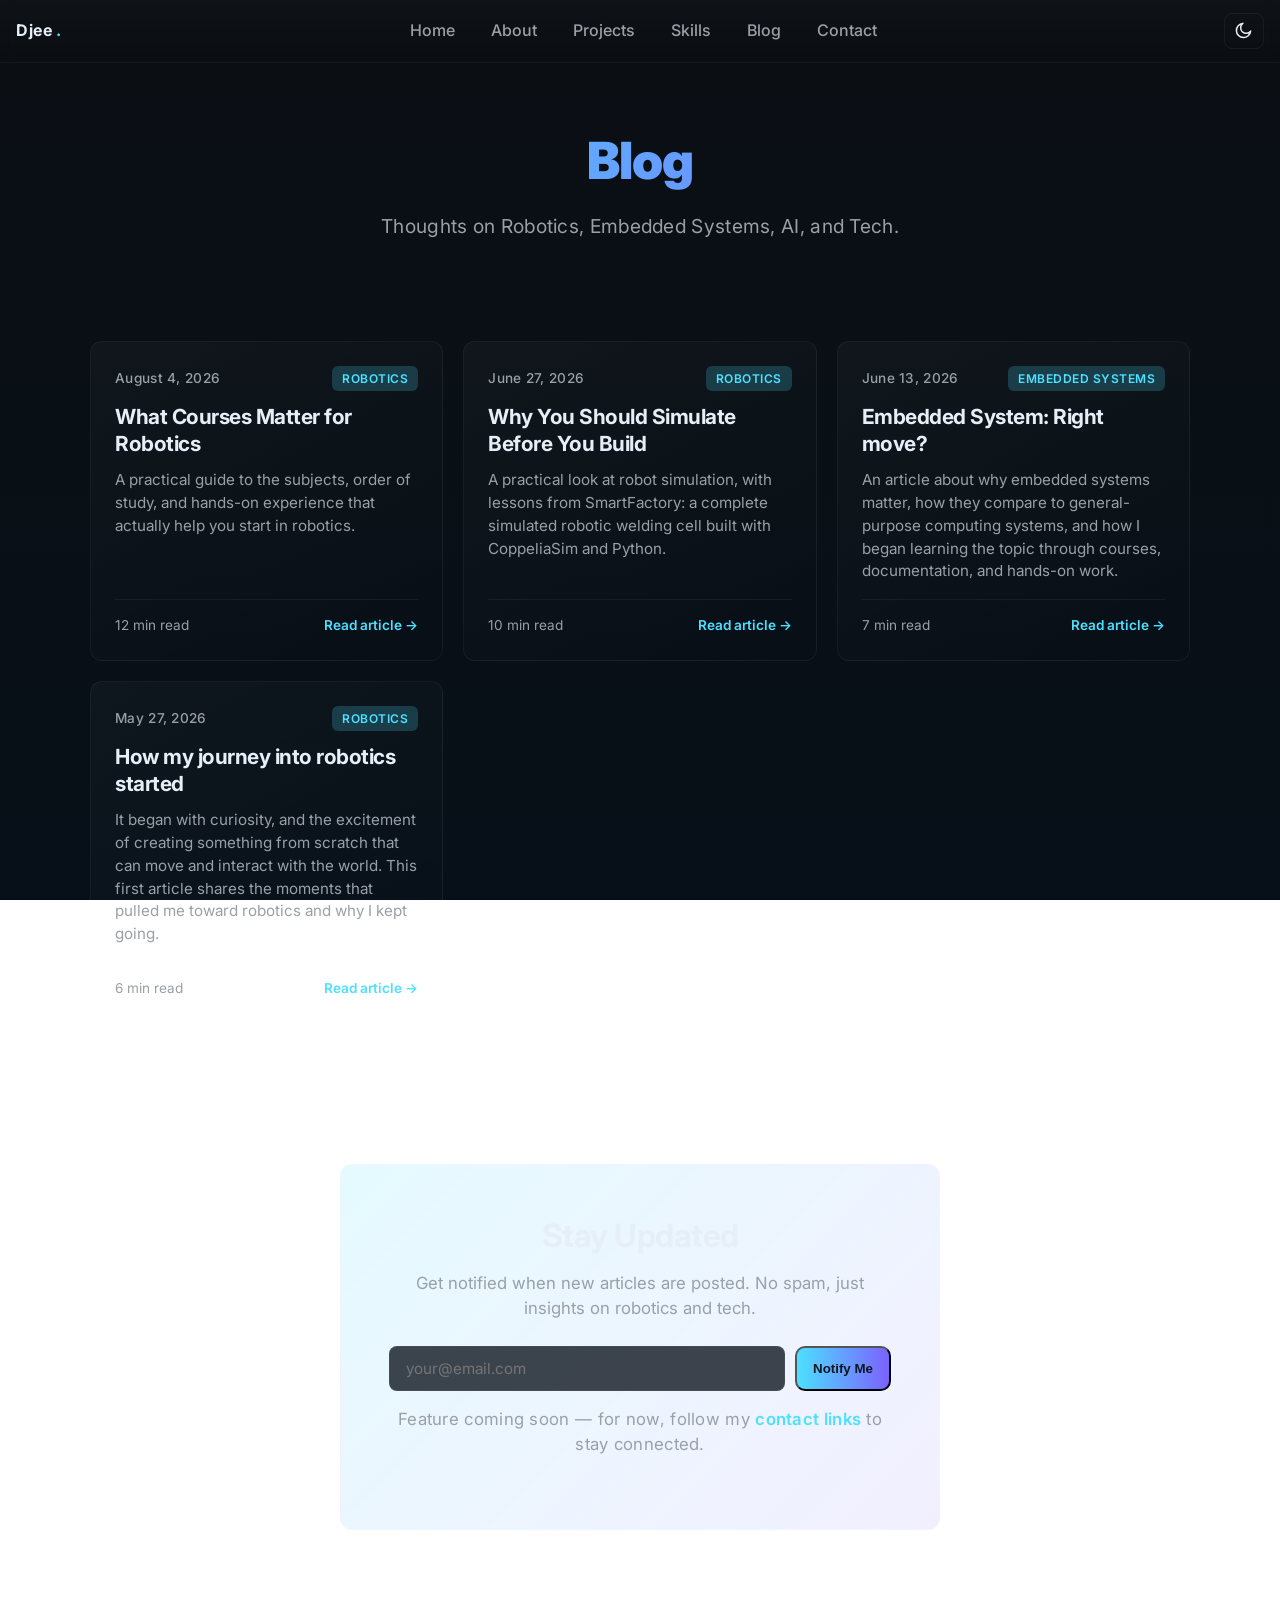
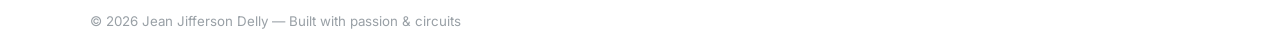
<file: blog/index.html>
<!doctype html>
<html lang="en-US">

<head>
  <meta charset="utf-8" />
  <meta name="viewport" content="width=device-width,initial-scale=1" />
  <title>Blog — Jean Jifferson Delly</title>
  <meta name="description" content="Blog by Jean Jifferson Delly — Stories about Robotics, AI, Embedded Systems, and Tech.">
  <meta name="keywords" content="blog, Jean Jifferson Delly, robotics, embedded systems, AI, computer science, Haiti">
  <meta name="author" content="Jean Jifferson Delly">
  <link rel="canonical" href="https://dellyjifferson.engineer/blog/" />
  <!-- Open Graph / Facebook -->
  <meta property="og:type" content="website">
  <meta property="og:url" content="https://dellyjifferson.engineer/blog/">
  <meta property="og:title" content="Blog — Jean Jifferson Delly">
  <meta property="og:description" content="Blog by Jean Jifferson Delly — Stories about Robotics, AI, Embedded Systems, and Tech.">
  <!-- Twitter -->
  <meta property="twitter:card" content="summary_large_image">
  <meta property="twitter:url" content="https://dellyjifferson.engineer/blog/">
  <meta property="twitter:title" content="Blog — Jean Jifferson Delly">
  <meta property="twitter:description" content="Blog by Jean Jifferson Delly — Stories about Robotics, AI, Embedded Systems, and Tech.">
  
  <link rel="stylesheet" href="../style.css" />
  <link rel="stylesheet" href="blog.css" />
  <link rel="apple-touch-icon" sizes="180x180" href="../favicon_io/apple-touch-icon.png">
  <link rel="icon" type="image/png" sizes="32x32" href="../favicon_io/favicon-32x32.png">
  <link rel="icon" type="image/png" sizes="16x16" href="../favicon_io/favicon-16x16.png">
  <link rel="manifest" href="../favicon_io/site.webmanifest">
  <!-- Font (system fallback) -->
  <link rel="preconnect" href="https://fonts.gstatic.com" crossorigin>
  <link href="https://fonts.googleapis.com/css2?family=Inter:wght@300;400;600;700;900&display=swap" rel="stylesheet">
</head>

<body>
  <div id="app" class="theme-root">
    <header class="topbar">
      <div class="brand">
        <a href="../">Djee<span class="dot">.</span></a>
      </div>
      <nav class="nav">
        <button class="nav-close-btn" aria-label="Close menu">&times;</button>
        <a href="../">Home</a>
        <a href="../#about">About</a>
        <a href="../#projects">Projects</a>
        <a href="../#skills">Skills</a>
        <a href="./">Blog</a>
        <a href="../#contact">Contact</a>
      </nav>
      <div class="controls">
        <button id="theme-toggle" aria-label="Activate light mode" title="Activate light mode">
          <svg class="theme-icon theme-icon-moon" viewBox="0 0 24 24" aria-hidden="true">
            <path d="M21 12.8A9 9 0 1 1 11.2 3a7 7 0 1 0 9.8 9.8z" fill="none" stroke="currentColor" stroke-width="1.9" stroke-linecap="round" stroke-linejoin="round" />
          </svg>
          <svg class="theme-icon theme-icon-sun" viewBox="0 0 24 24" aria-hidden="true">
            <circle cx="12" cy="12" r="4" fill="none" stroke="currentColor" stroke-width="1.9" />
            <path d="M12 2v3M12 19v3M2 12h3M19 12h3M4.93 4.93l2.12 2.12M16.95 16.95l2.12 2.12M19.07 4.93l-2.12 2.12M7.05 16.95l-2.12 2.12" fill="none" stroke="currentColor" stroke-width="1.9" stroke-linecap="round" />
          </svg>
        </button>
        <button id="menu-toggle" class="hamburger" aria-label="Open menu" aria-expanded="false">
          <span></span><span></span><span></span>
        </button>
      </div>
    </header>

    <main>
      <!-- BLOG HEADER -->
      <section id="blog-hero" class="section blog-hero">
        <div class="container">
          <h1 class="blog-title">Blog</h1>
          <p class="blog-subtitle">Thoughts on Robotics, Embedded Systems, AI, and Tech.</p>
        </div>
      </section>

      <!-- ARTICLES -->
      <section id="articles" class="section blog-articles">
        <div class="container">
          <div class="articles-grid" id="articles-grid">
            <a class="article-card" href="./what-courses-matter-for-robotics/" aria-label="Read What Courses Matter for Robotics">
              <div class="article-meta">
                <span class="article-date">August 4, 2026</span>
                <span class="article-category">Robotics</span>
              </div>
              <h2 class="article-title">What Courses Matter for Robotics</h2>
              <p class="article-excerpt">
                A practical guide to the subjects, order of study, and hands-on experience that actually help you start in robotics.
              </p>
              <div class="article-footer">
                <span class="article-read-time">12 min read</span>
                <span class="article-arrow">Read article -></span>
              </div>
            </a>
            <a class="article-card" href="./why-simulate-before-build/" aria-label="Read Why You Should Simulate Before You Build">
              <div class="article-meta">
                <span class="article-date">June 27, 2026</span>
                <span class="article-category">Robotics</span>
              </div>
              <h2 class="article-title">Why You Should Simulate Before You Build</h2>
              <p class="article-excerpt">
                A practical look at robot simulation, with lessons from SmartFactory: a complete simulated robotic welding cell built with CoppeliaSim and Python.
              </p>
              <div class="article-footer">
                <span class="article-read-time">10 min read</span>
                <span class="article-arrow">Read article -></span>
              </div>
            </a>
            <a class="article-card" href="./embedded-system-right-move/" aria-label="Read Embedded System: Right move?">
              <div class="article-meta">
                <span class="article-date">June 13, 2026</span>
                <span class="article-category">Embedded Systems</span>
              </div>
              <h2 class="article-title">Embedded System: Right move?</h2>
              <p class="article-excerpt">
                An article about why embedded systems matter, how they compare to general-purpose computing systems, and how I began learning the topic through courses, documentation, and hands-on work.
              </p>
              <div class="article-footer">
                <span class="article-read-time">7 min read</span>
                <span class="article-arrow">Read article -></span>
              </div>
            </a>
            <a class="article-card" href="./how-my-journey-into-robotics-started/" aria-label="Read How my journey into robotics started">
              <div class="article-meta">
                <span class="article-date">May 27, 2026</span>
                <span class="article-category">Robotics</span>
              </div>
              <h2 class="article-title">How my journey into robotics started</h2>
              <p class="article-excerpt">
                It began with curiosity, and the excitement of creating something from scratch that can move and interact with the world.
                This first article shares the moments that pulled me toward robotics and why I kept going.
              </p>
              <div class="article-footer">
                <span class="article-read-time">6 min read</span>
                <span class="article-arrow">Read article -></span>
              </div>
            </a>
          </div>
        </div>
      </section>

      <!-- SUBSCRIBE CTA -->
      <section id="blog-cta" class="section blog-cta">
        <div class="container">
          <div class="cta-card">
            <h2>Stay Updated</h2>
            <p>Get notified when new articles are posted. No spam, just insights on robotics and tech.</p>
            <div class="cta-input-group">
              <input type="email" placeholder="your@email.com" aria-label="Email address for newsletter" />
              <button class="btn">Notify Me</button>
            </div>
            <p class="cta-note">Feature coming soon — for now, follow my <a href="../#contact">contact links</a> to stay connected.</p>
          </div>
        </div>
      </section>
    </main>

    <footer class="footer">
      <div class="container">
        <small>© <span id="year"></span> Jean Jifferson Delly — Built with passion & circuits</small>
      </div>
    </footer>

    <!-- Back to top button -->
    <button id="back-to-top" aria-label="Back to top"></button>
  </div>

  <script src="../script.js" defer></script>
</body>

</html>
</file>
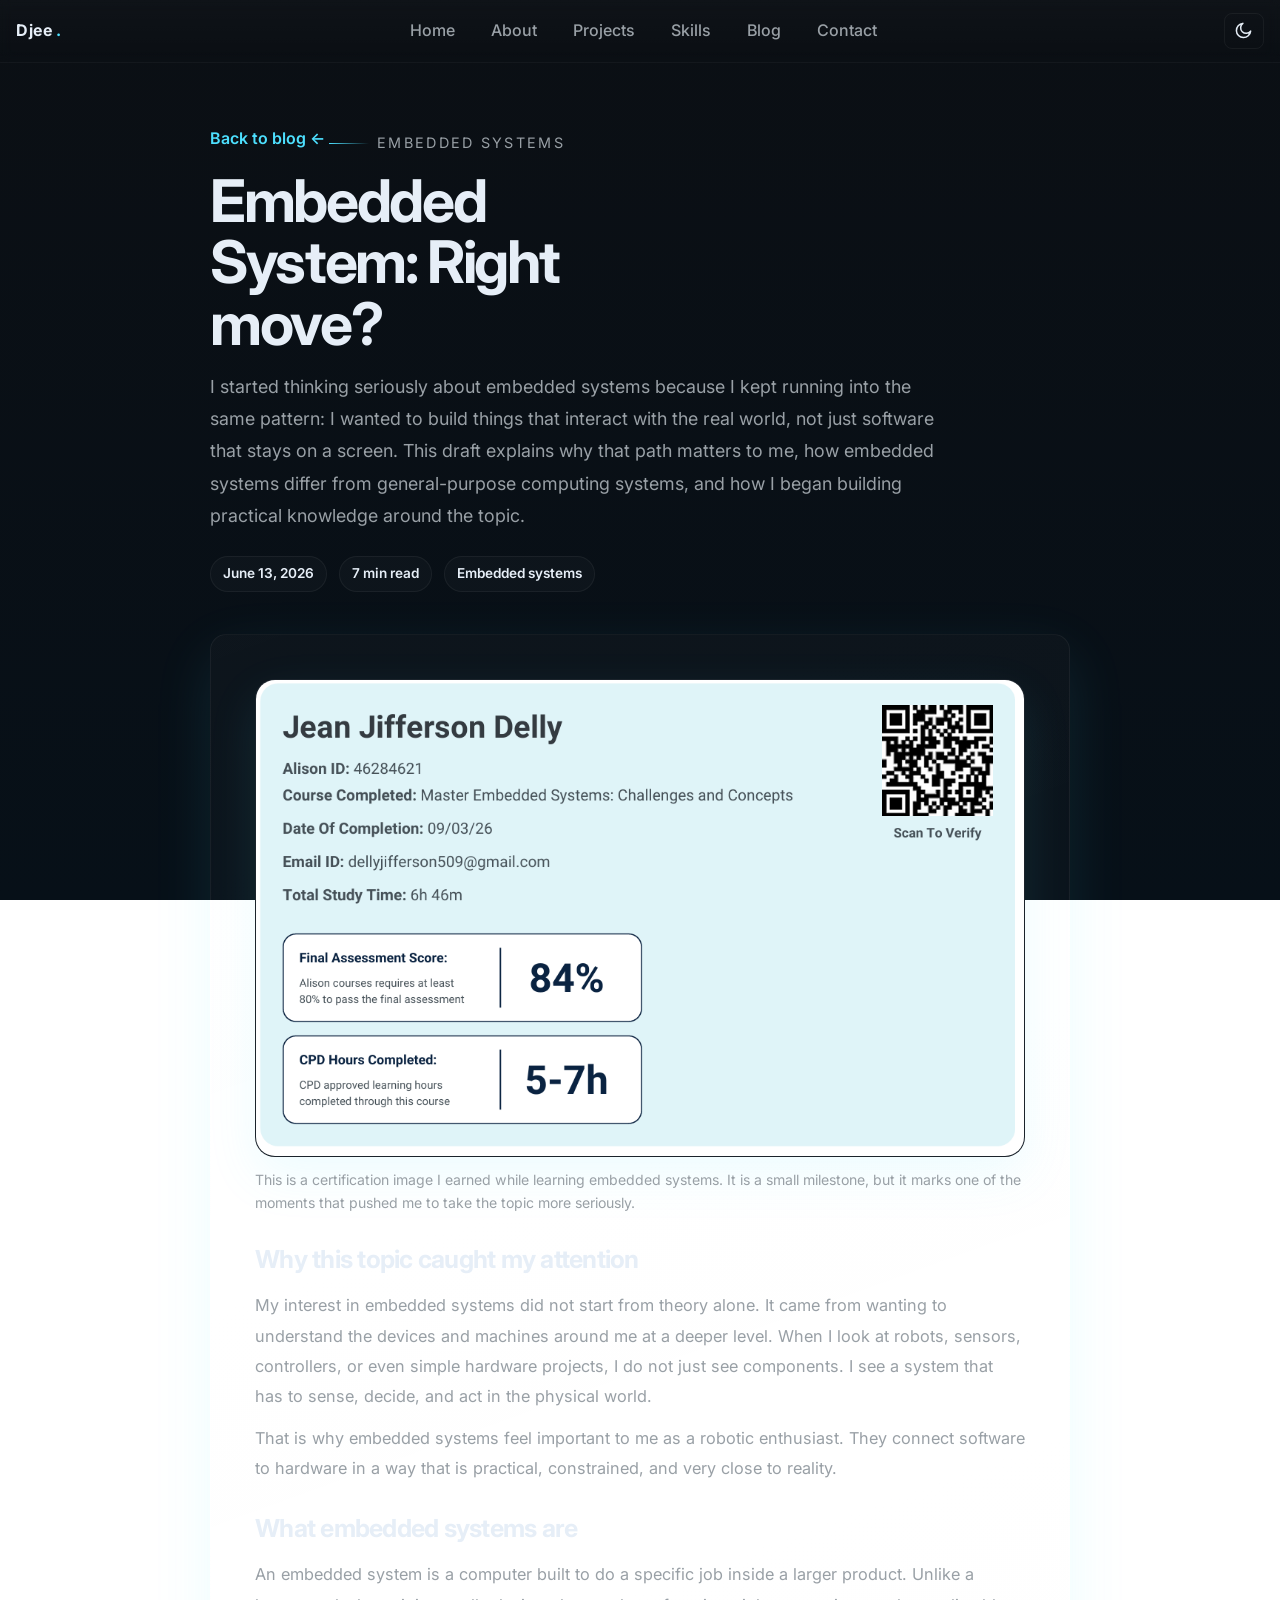
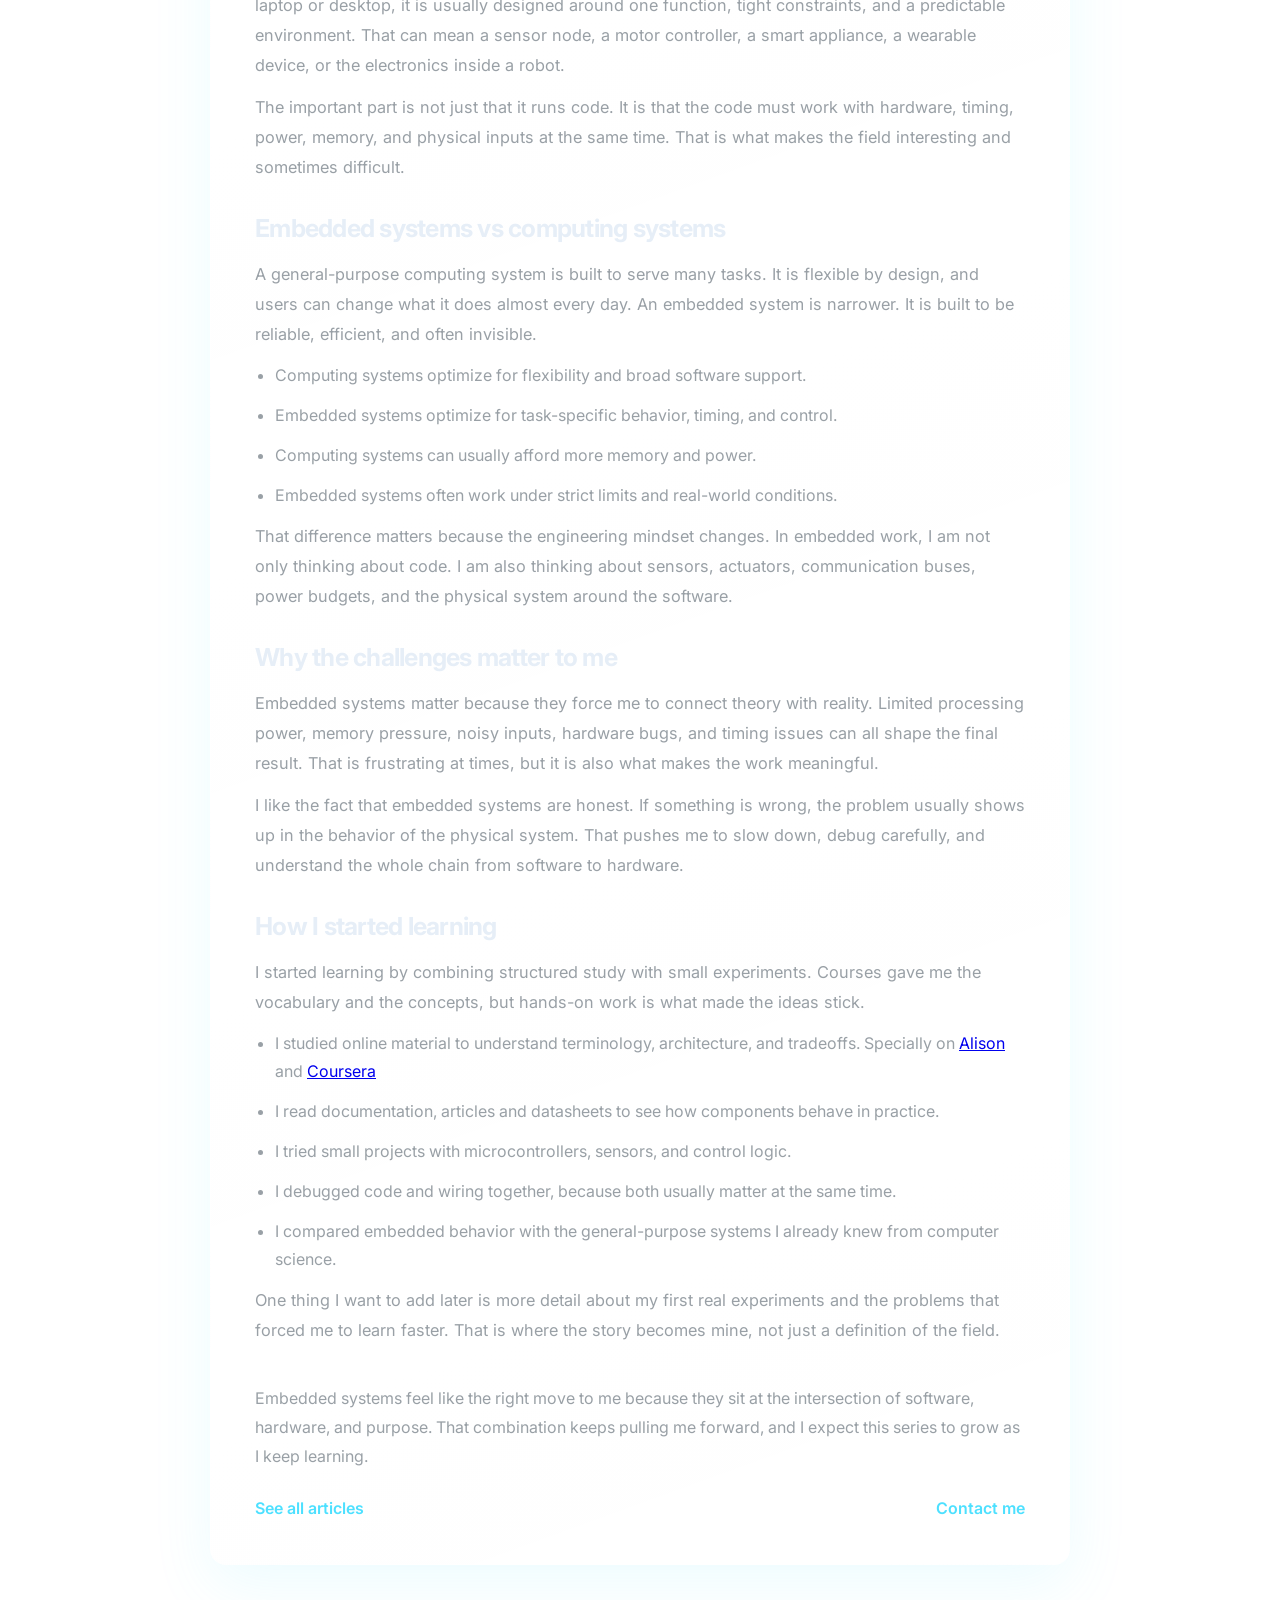
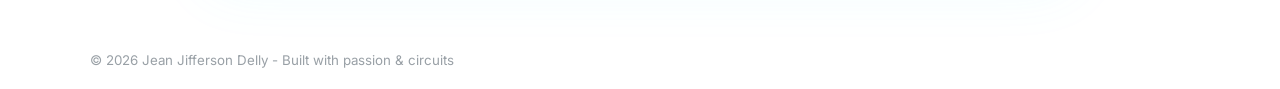
<file: blog/embedded-system-right-move/index.html>
<!doctype html>
<html lang="en-US">

<head>
  <meta charset="utf-8" />
  <meta name="viewport" content="width=device-width,initial-scale=1" />
  <title>Embedded System: Right move? - Jean Jifferson Delly</title>
  <meta name="description" content="A personal draft about why embedded systems matter to me, how they compare with general-purpose computing systems, and how I started learning the topic.">
  <meta name="keywords" content="embedded systems, computing systems, robotics, Jean Jifferson Delly, hardware, microcontrollers, engineering">
  <meta name="author" content="Jean Jifferson Delly">
  <link rel="canonical" href="https://dellyjifferson.engineer/blog/embedded-system-right-move/" />
  <meta property="og:type" content="article">
  <meta property="og:url" content="https://dellyjifferson.engineer/blog/embedded-system-right-move/">
  <meta property="og:title" content="Embedded System: Right move?">
  <meta property="og:description" content="A personal draft about why embedded systems matter to me, how they compare with general-purpose computing systems, and how I started learning the topic.">
  <meta property="twitter:card" content="summary_large_image">
  <meta property="twitter:url" content="https://dellyjifferson.engineer/blog/embedded-system-right-move/">
  <meta property="twitter:title" content="Embedded System: Right move?">
  <meta property="twitter:description" content="A personal draft about why embedded systems matter to me, how they compare with general-purpose computing systems, and how I started learning the topic.">

  <link rel="stylesheet" href="../../style.css" />
  <link rel="stylesheet" href="../blog.css" />
  <link rel="apple-touch-icon" sizes="180x180" href="../../favicon_io/apple-touch-icon.png">
  <link rel="icon" type="image/png" sizes="32x32" href="../../favicon_io/favicon-32x32.png">
  <link rel="icon" type="image/png" sizes="16x16" href="../../favicon_io/favicon-16x16.png">
  <link rel="manifest" href="../../favicon_io/site.webmanifest">
  <link rel="preconnect" href="https://fonts.gstatic.com" crossorigin>
  <link href="https://fonts.googleapis.com/css2?family=Inter:wght@300;400;600;700;900&display=swap" rel="stylesheet">
</head>

<body>
  <div id="app" class="theme-root">
    <header class="topbar">
      <div class="brand">
        <a href="../../">Djee<span class="dot">.</span></a>
      </div>
      <nav class="nav">
        <button class="nav-close-btn" aria-label="Close menu">&times;</button>
        <a href="../../">Home</a>
        <a href="../../#about">About</a>
        <a href="../../#projects">Projects</a>
        <a href="../../#skills">Skills</a>
        <a href="../">Blog</a>
        <a href="../../#contact">Contact</a>
      </nav>
      <div class="controls">
        <button id="theme-toggle" aria-label="Activate light mode" title="Activate light mode">
          <svg class="theme-icon theme-icon-moon" viewBox="0 0 24 24" aria-hidden="true">
            <path d="M21 12.8A9 9 0 1 1 11.2 3a7 7 0 1 0 9.8 9.8z" fill="none" stroke="currentColor" stroke-width="1.9" stroke-linecap="round" stroke-linejoin="round" />
          </svg>
          <svg class="theme-icon theme-icon-sun" viewBox="0 0 24 24" aria-hidden="true">
            <circle cx="12" cy="12" r="4" fill="none" stroke="currentColor" stroke-width="1.9" />
            <path d="M12 2v3M12 19v3M2 12h3M19 12h3M4.93 4.93l2.12 2.12M16.95 16.95l2.12 2.12M19.07 4.93l-2.12 2.12M7.05 16.95l-2.12 2.12" fill="none" stroke="currentColor" stroke-width="1.9" stroke-linecap="round" />
          </svg>
        </button>
        <button id="menu-toggle" class="hamburger" aria-label="Open menu" aria-expanded="false">
          <span></span><span></span><span></span>
        </button>
      </div>
    </header>

    <main class="article-page">
      <section class="article-hero">
        <div class="container article-hero-inner">
          <a class="article-back-link" href="../">Back to blog <-</a>
          <div class="article-kicker">Embedded systems</div>
          <h1 class="article-heading">Embedded System: Right move?</h1>
          <p class="article-intro">
            I started thinking seriously about embedded systems because I kept running into the same pattern: I wanted to build things
            that interact with the real world, not just software that stays on a screen. This draft explains why that path matters to me,
            how embedded systems differ from general-purpose computing systems, and how I began building practical knowledge around the topic.
          </p>
          <div class="article-meta-row" aria-label="Article metadata">
            <span class="article-chip">June 13, 2026</span>
            <span class="article-chip">7 min read</span>
            <span class="article-chip">Embedded systems</span>
          </div>
        </div>
      </section>

      <section class="article-shell">
        <div class="article-panel">
          <article class="article-content">
            <figure class="article-figure">
              <img class="article-feature-image" src="../../images/embedded_system_certification.png" alt="Certificate for Master Embedded Systems: Challenges and Concepts completed by Jean Jifferson Delly" />
              <figcaption class="article-figure-caption">
                This is a certification image I earned while learning embedded systems. It is a small milestone, but it marks one of the moments that pushed me to take the topic more seriously.
              </figcaption>
            </figure>

            <section class="article-section">
              <h2>Why this topic caught my attention</h2>
              <p>
                My interest in embedded systems did not start from theory alone. It came from wanting to understand the devices and
                machines around me at a deeper level. When I look at robots, sensors, controllers, or even simple hardware projects,
                I do not just see components. I see a system that has to sense, decide, and act in the physical world.
              </p>
              <p>
                That is why embedded systems feel important to me as a robotic enthusiast. They connect software to hardware in a way that is practical,
                constrained, and very close to reality.
              </p>
            </section>

            <section class="article-section">
              <h2>What embedded systems are</h2>
              <p>
                An embedded system is a computer built to do a specific job inside a larger product. Unlike a laptop or desktop,
                it is usually designed around one function, tight constraints, and a predictable environment. That can mean a sensor node,
                a motor controller, a smart appliance, a wearable device, or the electronics inside a robot.
              </p>
              <p>
                The important part is not just that it runs code. It is that the code must work with hardware, timing, power, memory,
                and physical inputs at the same time. That is what makes the field interesting and sometimes difficult.
              </p>
            </section>

            <section class="article-section">
              <h2>Embedded systems vs computing systems</h2>
              <p>
                A general-purpose computing system is built to serve many tasks. It is flexible by design, and users can change
                what it does almost every day. An embedded system is narrower. It is built to be reliable, efficient, and often invisible.
              </p>
              <ul class="article-list">
                <li>Computing systems optimize for flexibility and broad software support.</li>
                <li>Embedded systems optimize for task-specific behavior, timing, and control.</li>
                <li>Computing systems can usually afford more memory and power.</li>
                <li>Embedded systems often work under strict limits and real-world conditions.</li>
              </ul>
              <p>
                That difference matters because the engineering mindset changes. In embedded work, I am not only thinking about code.
                I am also thinking about sensors, actuators, communication buses, power budgets, and the physical system around the software.
              </p>
            </section>

            <section class="article-section">
              <h2>Why the challenges matter to me</h2>
              <p>
                Embedded systems matter because they force me to connect theory with reality. Limited processing power, memory pressure,
                noisy inputs, hardware bugs, and timing issues can all shape the final result. That is frustrating at times, but it is also
                what makes the work meaningful.
              </p>
              <p>
                I like the fact that embedded systems are honest. If something is wrong, the problem usually shows up in the behavior of
                the physical system. That pushes me to slow down, debug carefully, and understand the whole chain from software to hardware.
              </p>
            </section>

            <section class="article-section">
              <h2>How I started learning</h2>
              <p>
                I started learning by combining structured study with small experiments. Courses gave me the vocabulary and the concepts,
                but hands-on work is what made the ideas stick.
              </p>
              <ul class="article-list">
                <li>I studied online material to understand terminology, architecture, and tradeoffs. Specially on <a href="https://alison.com">Alison</a> and <a href="https://coursera.org">Coursera</a></li>
                <li>I read documentation, articles and datasheets to see how components behave in practice.</li>
                <li>I tried small projects with microcontrollers, sensors, and control logic.</li>
                <li>I debugged code and wiring together, because both usually matter at the same time.</li>
                <li>I compared embedded behavior with the general-purpose systems I already knew from computer science.</li>
              </ul>
              <p>
                One thing I want to add later is more detail about my first real experiments and the problems that forced me to learn faster.
                That is where the story becomes mine, not just a definition of the field.
              </p>
            </section>

            <section class="article-closer">
              <p>
                Embedded systems feel like the right move to me because they sit at the intersection of software, hardware, and purpose.
                That combination keeps pulling me forward, and I expect this series to grow as I keep learning.
              </p>
              <div class="article-footer-nav">
                <a href="../">See all articles</a>
                <a href="../../#contact">Contact me</a>
              </div>
            </section>
          </article>
        </div>
      </section>
    </main>

    <footer class="footer">
      <div class="container">
        <small>&copy; <span id="year"></span> Jean Jifferson Delly - Built with passion & circuits</small>
      </div>
    </footer>

    <button id="back-to-top" aria-label="Back to top"></button>
  </div>

  <script src="../../script.js" defer></script>
</body>

</html>
</file>
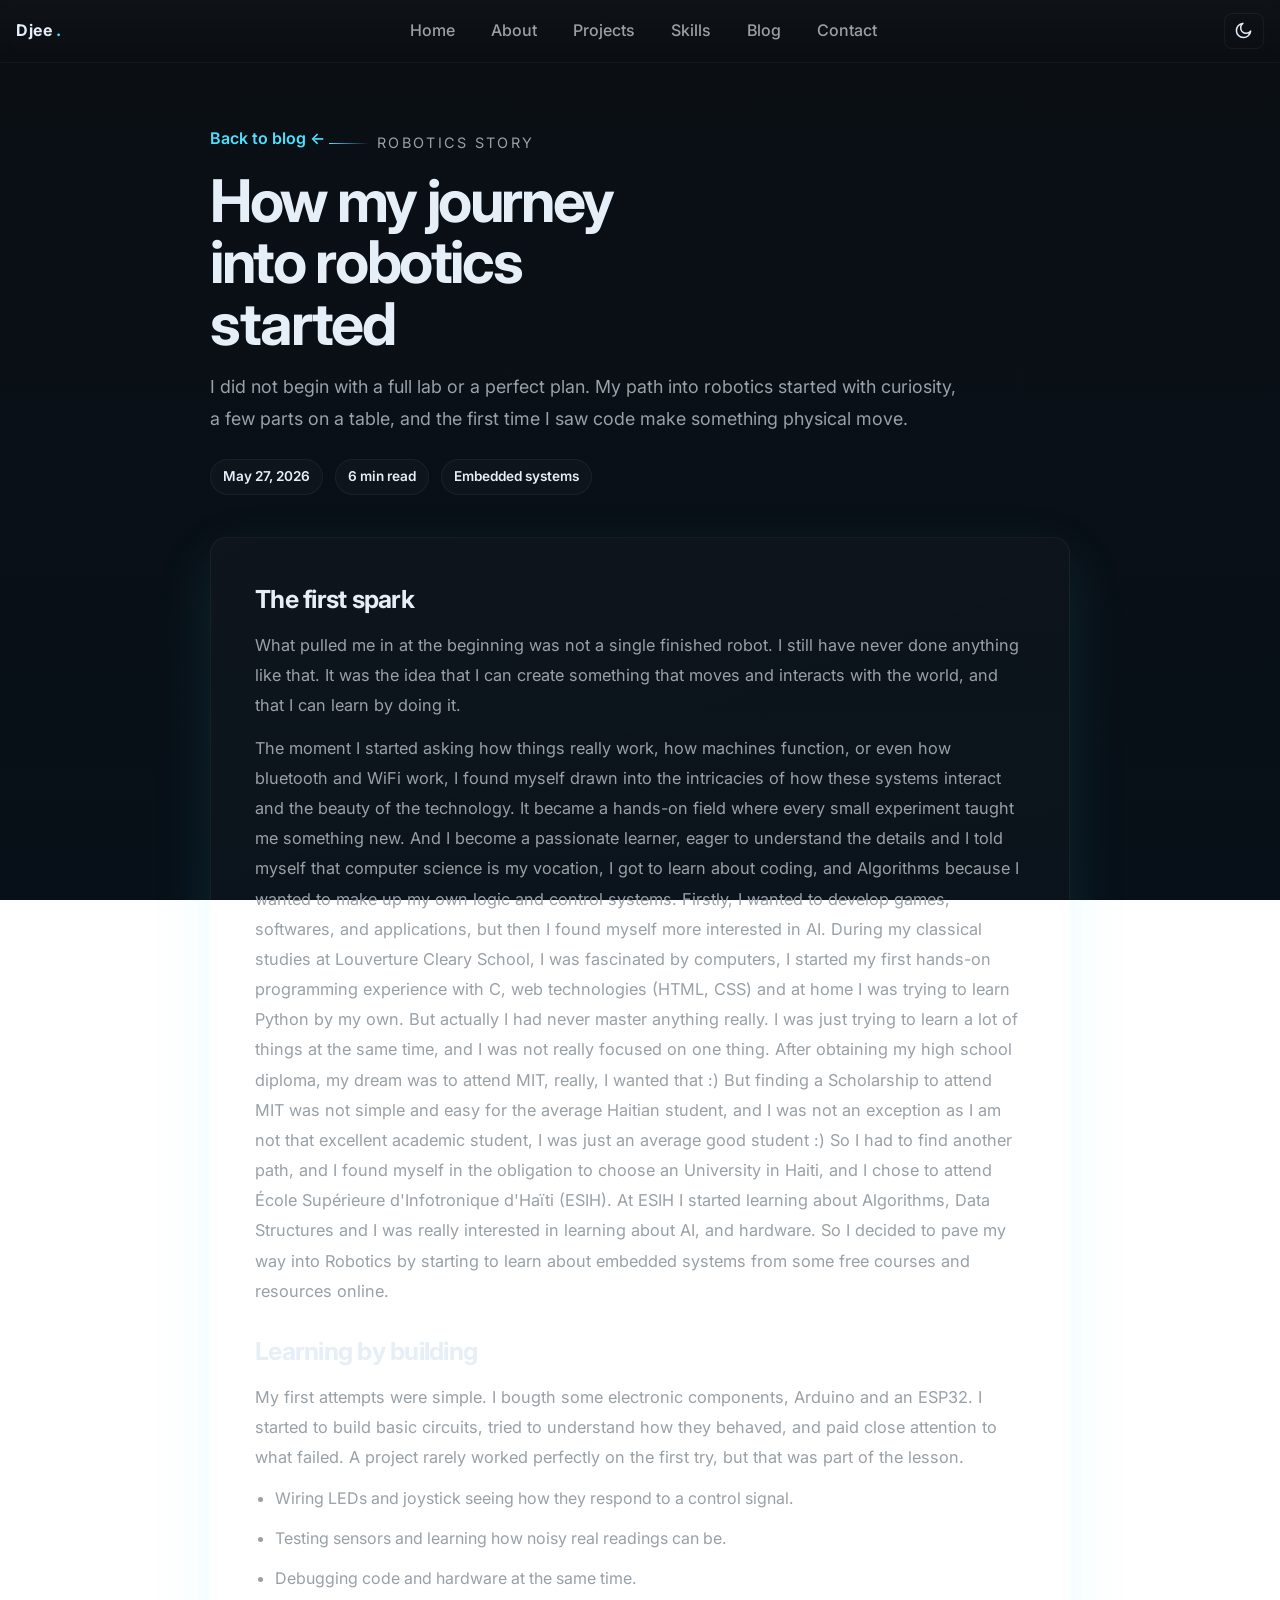
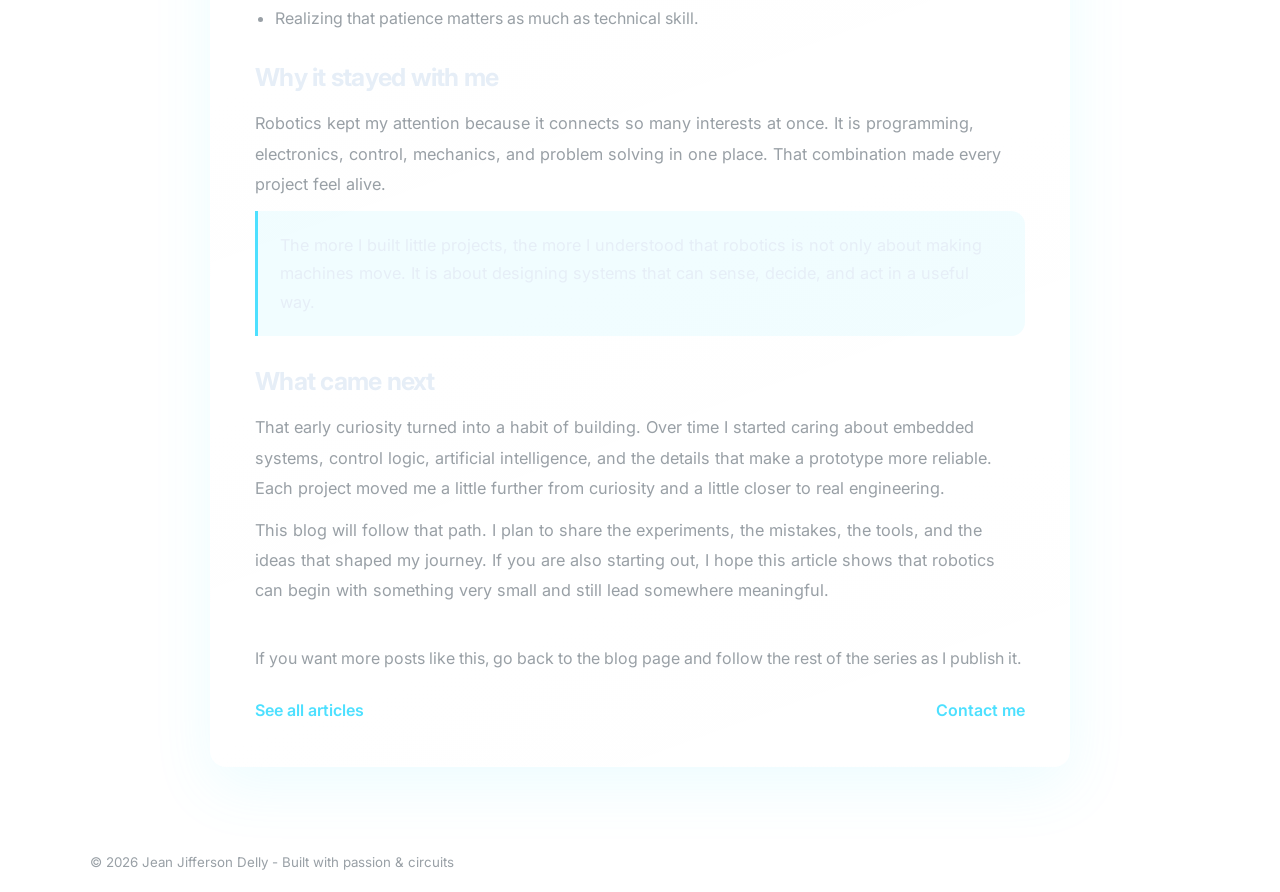
<file: blog/how-my-journey-into-robotics-started/index.html>
<!doctype html>
<html lang="en-US">

<head>
  <meta charset="utf-8" />
  <meta name="viewport" content="width=device-width,initial-scale=1" />
  <title>How my journey into robotics started - Jean Jifferson Delly</title>
  <meta name="description" content="The first article in my blog about how curiosity, small experiments, and hands-on learning led me into robotics.">
  <meta name="keywords" content="robotics, robotics journey, embedded systems, Jean Jifferson Delly, Haiti, tech story">
  <meta name="author" content="Jean Jifferson Delly">
  <link rel="canonical" href="https://dellyjifferson.engineer/blog/how-my-journey-into-robotics-started/" />
  <meta property="og:type" content="article">
  <meta property="og:url" content="https://dellyjifferson.engineer/blog/how-my-journey-into-robotics-started/">
  <meta property="og:title" content="How my journey into robotics started">
  <meta property="og:description" content="The first article in my blog about how curiosity, small experiments, and hands-on learning led me into robotics.">
  <meta property="twitter:card" content="summary_large_image">
  <meta property="twitter:url" content="https://dellyjifferson.engineer/blog/how-my-journey-into-robotics-started/">
  <meta property="twitter:title" content="How my journey into robotics started">
  <meta property="twitter:description" content="The first article in my blog about how curiosity, small experiments, and hands-on learning led me into robotics.">

  <link rel="stylesheet" href="../../style.css" />
  <link rel="stylesheet" href="../blog.css" />
  <link rel="apple-touch-icon" sizes="180x180" href="../../favicon_io/apple-touch-icon.png">
  <link rel="icon" type="image/png" sizes="32x32" href="../../favicon_io/favicon-32x32.png">
  <link rel="icon" type="image/png" sizes="16x16" href="../../favicon_io/favicon-16x16.png">
  <link rel="manifest" href="../../favicon_io/site.webmanifest">
  <link rel="preconnect" href="https://fonts.gstatic.com" crossorigin>
  <link href="https://fonts.googleapis.com/css2?family=Inter:wght@300;400;600;700;900&display=swap" rel="stylesheet">
</head>

<body>
  <div id="app" class="theme-root">
    <header class="topbar">
      <div class="brand">
        <a href="../../">Djee<span class="dot">.</span></a>
      </div>
      <nav class="nav">
        <button class="nav-close-btn" aria-label="Close menu">&times;</button>
        <a href="../../">Home</a>
        <a href="../../#about">About</a>
        <a href="../../#projects">Projects</a>
        <a href="../../#skills">Skills</a>
        <a href="../">Blog</a>
        <a href="../../#contact">Contact</a>
      </nav>
      <div class="controls">
        <button id="theme-toggle" aria-label="Activate light mode" title="Activate light mode">
          <svg class="theme-icon theme-icon-moon" viewBox="0 0 24 24" aria-hidden="true">
            <path d="M21 12.8A9 9 0 1 1 11.2 3a7 7 0 1 0 9.8 9.8z" fill="none" stroke="currentColor" stroke-width="1.9" stroke-linecap="round" stroke-linejoin="round" />
          </svg>
          <svg class="theme-icon theme-icon-sun" viewBox="0 0 24 24" aria-hidden="true">
            <circle cx="12" cy="12" r="4" fill="none" stroke="currentColor" stroke-width="1.9" />
            <path d="M12 2v3M12 19v3M2 12h3M19 12h3M4.93 4.93l2.12 2.12M16.95 16.95l2.12 2.12M19.07 4.93l-2.12 2.12M7.05 16.95l-2.12 2.12" fill="none" stroke="currentColor" stroke-width="1.9" stroke-linecap="round" />
          </svg>
        </button>
        <button id="menu-toggle" class="hamburger" aria-label="Open menu" aria-expanded="false">
          <span></span><span></span><span></span>
        </button>
      </div>
    </header>

    <main class="article-page">
      <section class="article-hero">
        <div class="container article-hero-inner">
          <a class="article-back-link" href="../">Back to blog <-</a>
          <div class="article-kicker">Robotics story</div>
          <h1 class="article-heading">How my journey into robotics started</h1>
          <p class="article-intro">
            I did not begin with a full lab or a perfect plan. My path into robotics started with curiosity, a few parts on a table,
            and the first time I saw code make something physical move.
          </p>
          <div class="article-meta-row" aria-label="Article metadata">
            <span class="article-chip">May 27, 2026</span>
            <span class="article-chip">6 min read</span>
            <span class="article-chip">Embedded systems</span>
          </div>
        </div>
      </section>

      <section class="article-shell">
        <div class="article-panel">
          <article class="article-content">
            <section class="article-section">
              <h2>The first spark</h2>
              <p>
                What pulled me in at the beginning was not a single finished robot. I still have never done anything like that. It was the idea that I can create something that moves and interacts with the world, and that I can learn by doing it.
              </p>
              <p>
                The moment I started asking how things really work, how machines function, or even how bluetooth and WiFi work, I found myself drawn into the intricacies of how these systems interact and the beauty of the technology. It became a hands-on field where every small experiment taught me something new. And I become a passionate learner, eager to understand the details and I told myself that computer science is my vocation, I got to learn about coding, and Algorithms because I wanted to make up my own logic and control systems. Firstly, I wanted to develop games, softwares, and applications, but then I found myself more interested in AI. During my classical studies at Louverture Cleary School, I was fascinated by computers, I started my first hands-on programming experience with C, web technologies (HTML, CSS) and at home I was trying to learn Python by my own. But actually I had never master anything really. I was just trying to learn a lot of things at the same time, and I was not really focused on one thing. After obtaining my high school diploma, my dream was to attend MIT, really, I wanted that :) But finding a Scholarship to attend MIT was not simple and easy for the average Haitian student, and I was not an exception as I am not that excellent academic student, I was just an average good student :) So I had to find another path, and I found myself in the obligation to choose an University in Haiti, and I chose to attend École Supérieure d'Infotronique d'Haïti (ESIH). At ESIH I started learning about Algorithms, Data Structures and I was really interested in learning about AI, and hardware. So I decided to pave my way into Robotics by starting to learn about embedded systems from some free courses and resources online. 
              </p>
            </section>

            <section class="article-section">
              <h2>Learning by building</h2>
              <p>
                My first attempts were simple. I bougth some electronic components, Arduino and an ESP32. I started to build basic circuits, tried to understand how they behaved, and paid close attention to
                what failed. A project rarely worked perfectly on the first try, but that was part of the lesson.
              </p>
              <ul class="article-list">
                <li>Wiring LEDs and joystick seeing how  they respond to a control signal.</li>
                <li>Testing sensors and learning how noisy real readings can be.</li>
                <li>Debugging code and hardware at the same time.</li>
                <li>Realizing that patience matters as much as technical skill.</li>
              </ul>
            </section>

            <section class="article-section">
              <h2>Why it stayed with me</h2>
              <p>
                Robotics kept my attention because it connects so many interests at once. It is programming, electronics, control, mechanics,
                and problem solving in one place. That combination made every project feel alive.
              </p>
              <div class="article-callout">
                <p>
                  The more I built little projects, the more I understood that robotics is not only about making machines move. It is about designing systems
                  that can sense, decide, and act in a useful way.
                </p>
              </div>
            </section>

            <section class="article-section">
              <h2>What came next</h2>
              <p>
                That early curiosity turned into a habit of building. Over time I started caring about embedded systems, control logic, artificial intelligence,
                and the details that make a prototype more reliable. Each project moved me a little further from curiosity and a little closer
                to real engineering.
              </p>
              <p>
                This blog will follow that path. I plan to share the experiments, the mistakes, the tools, and the ideas that shaped my journey.
                If you are also starting out, I hope this article shows that robotics can begin with something very small and still lead somewhere meaningful.
              </p>
            </section>

            <section class="article-closer">
              <p>
                If you want more posts like this, go back to the blog page and follow the rest of the series as I publish it.
              </p>
              <div class="article-footer-nav">
                <a href="../">See all articles</a>
                <a href="../../#contact">Contact me</a>
              </div>
            </section>
          </article>
        </div>
      </section>
    </main>

    <footer class="footer">
      <div class="container">
        <small>&copy; <span id="year"></span> Jean Jifferson Delly - Built with passion & circuits</small>
      </div>
    </footer>

    <button id="back-to-top" aria-label="Back to top"></button>
  </div>

  <script src="../../script.js" defer></script>
</body>

</html>
</file>
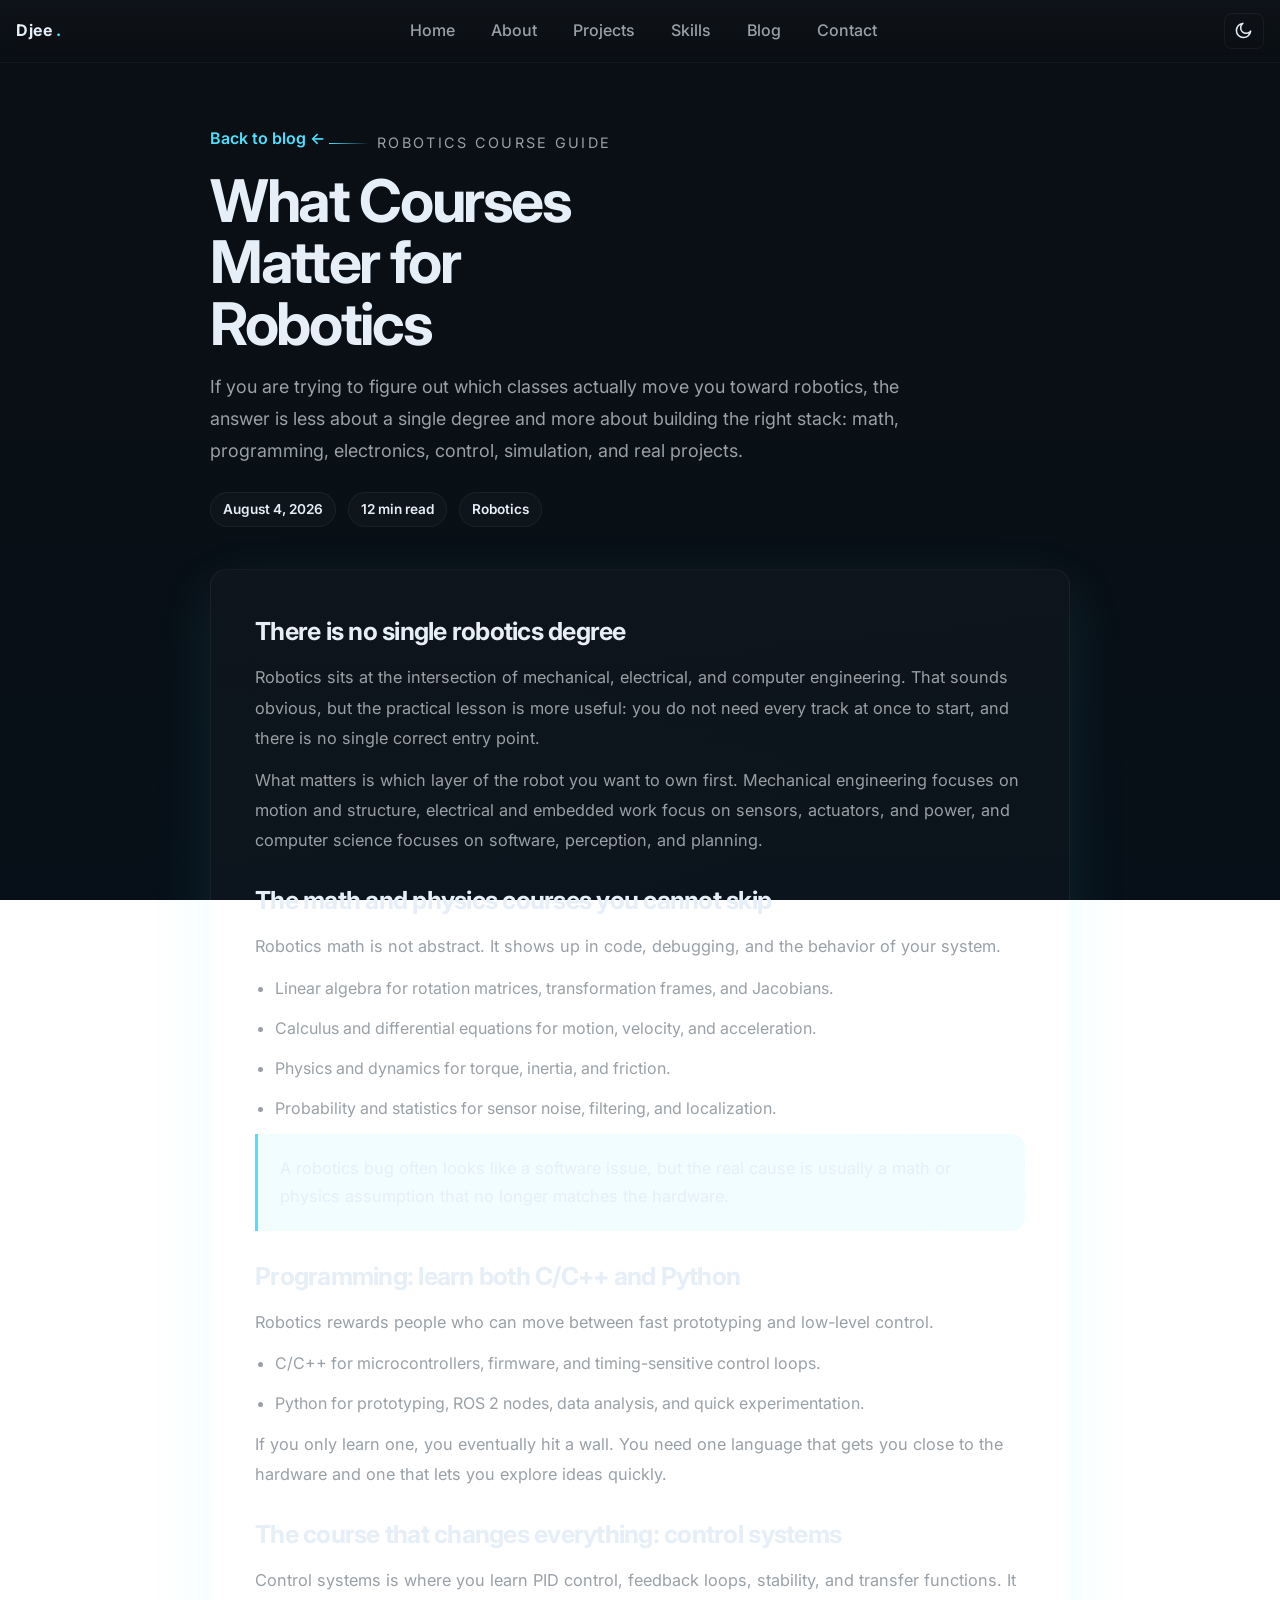
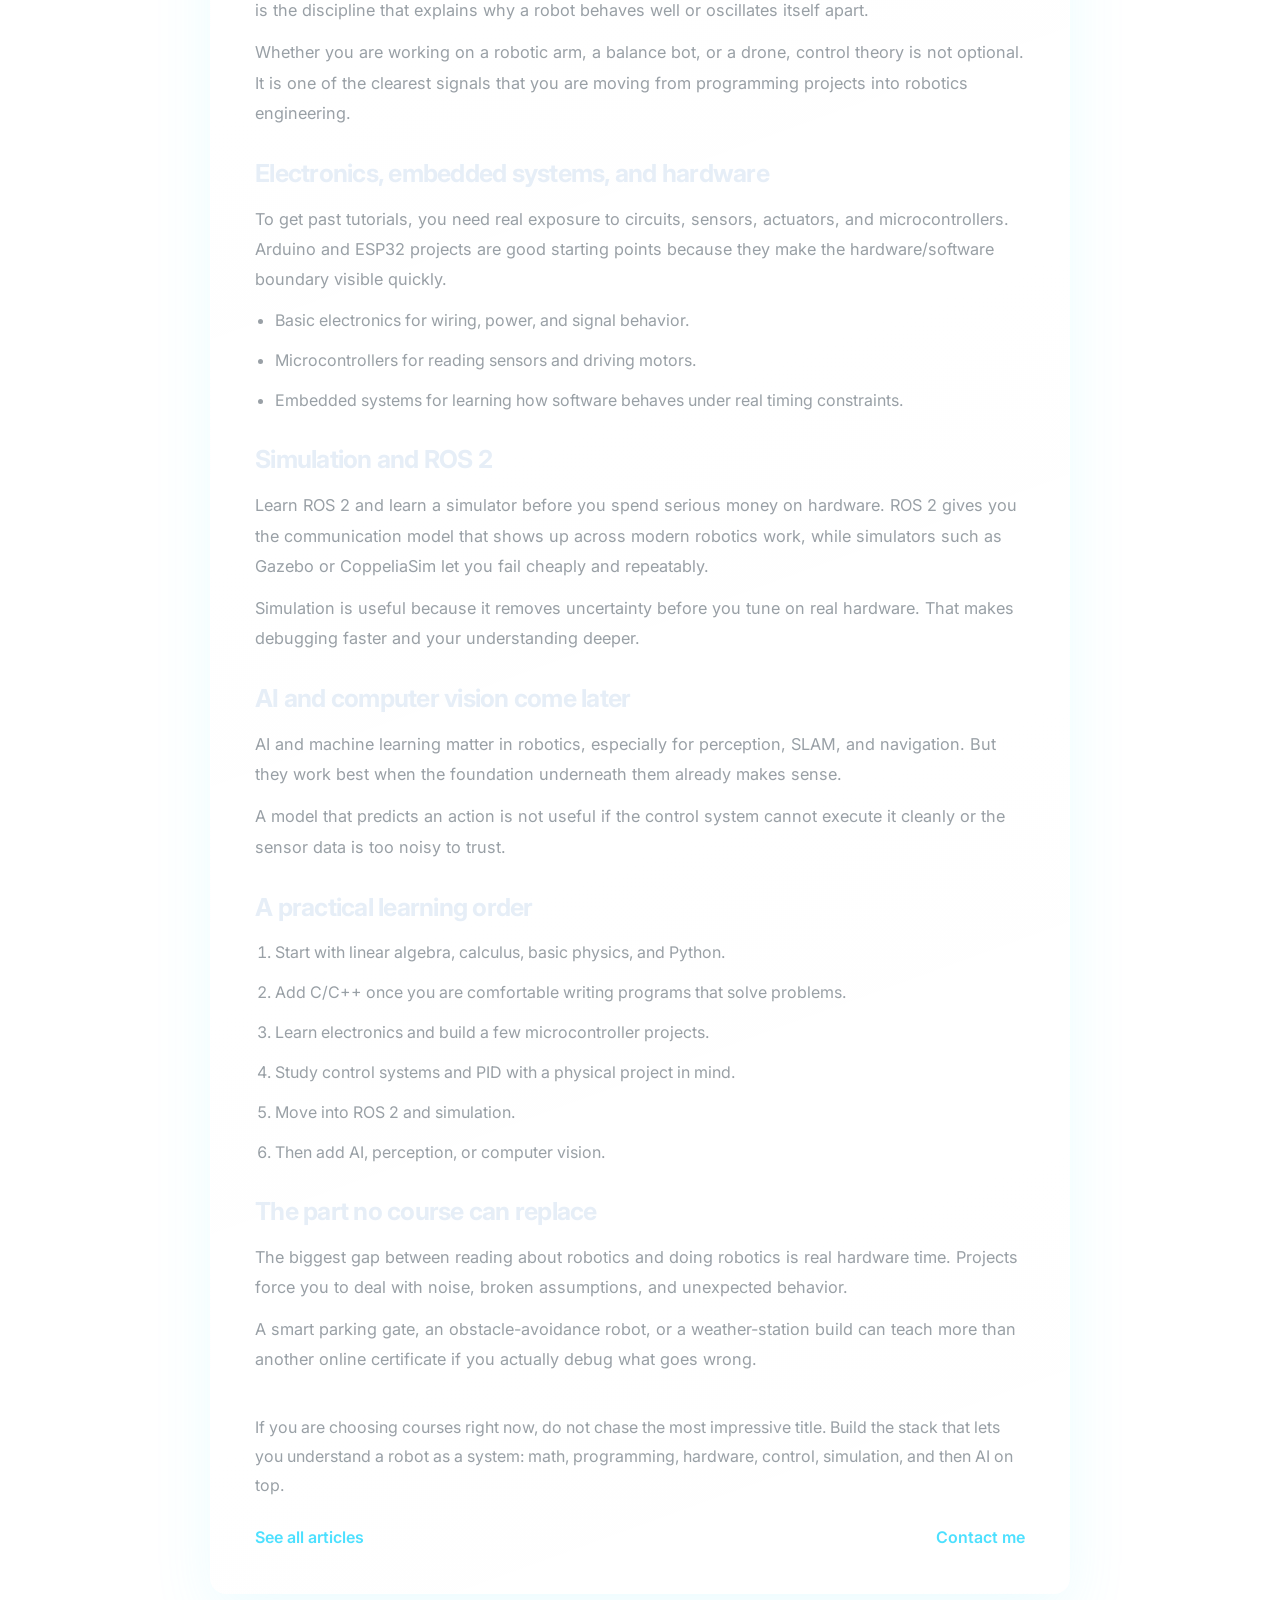
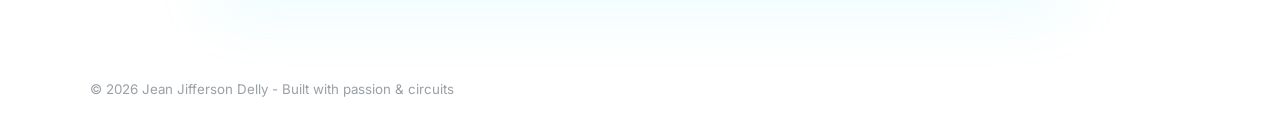
<file: blog/what-courses-matter-for-robotics/index.html>
<!doctype html>
<html lang="en-US">

<head>
  <meta charset="utf-8" />
  <meta name="viewport" content="width=device-width,initial-scale=1" />
  <title>What Courses Matter for Robotics - Jean Jifferson Delly</title>
  <meta name="description" content="A practical guide to the courses, subjects, and learning order that actually help you start in robotics.">
  <meta name="keywords" content="robotics, courses, linear algebra, control systems, ROS 2, embedded systems, Jean Jifferson Delly">
  <meta name="author" content="Jean Jifferson Delly">
  <link rel="canonical" href="https://dellyjifferson.engineer/blog/what-courses-matter-for-robotics/" />
  <meta property="og:type" content="article">
  <meta property="og:url" content="https://dellyjifferson.engineer/blog/what-courses-matter-for-robotics/">
  <meta property="og:title" content="What Courses Matter for Robotics">
  <meta property="og:description" content="A practical guide to the courses, subjects, and learning order that actually help you start in robotics.">
  <meta property="twitter:card" content="summary_large_image">
  <meta property="twitter:url" content="https://dellyjifferson.engineer/blog/what-courses-matter-for-robotics/">
  <meta property="twitter:title" content="What Courses Matter for Robotics">
  <meta property="twitter:description" content="A practical guide to the courses, subjects, and learning order that actually help you start in robotics.">

  <link rel="stylesheet" href="../../style.css" />
  <link rel="stylesheet" href="../blog.css" />
  <link rel="apple-touch-icon" sizes="180x180" href="../../favicon_io/apple-touch-icon.png">
  <link rel="icon" type="image/png" sizes="32x32" href="../../favicon_io/favicon-32x32.png">
  <link rel="icon" type="image/png" sizes="16x16" href="../../favicon_io/favicon-16x16.png">
  <link rel="manifest" href="../../favicon_io/site.webmanifest">
  <link rel="preconnect" href="https://fonts.gstatic.com" crossorigin>
  <link href="https://fonts.googleapis.com/css2?family=Inter:wght@300;400;600;700;900&display=swap" rel="stylesheet">
</head>

<body>
  <div id="app" class="theme-root">
    <header class="topbar">
      <div class="brand">
        <a href="../../">Djee<span class="dot">.</span></a>
      </div>
      <nav class="nav">
        <button class="nav-close-btn" aria-label="Close menu">&times;</button>
        <a href="../../">Home</a>
        <a href="../../#about">About</a>
        <a href="../../#projects">Projects</a>
        <a href="../../#skills">Skills</a>
        <a href="../">Blog</a>
        <a href="../../#contact">Contact</a>
      </nav>
      <div class="controls">
        <button id="theme-toggle" aria-label="Activate light mode" title="Activate light mode">
          <svg class="theme-icon theme-icon-moon" viewBox="0 0 24 24" aria-hidden="true">
            <path d="M21 12.8A9 9 0 1 1 11.2 3a7 7 0 1 0 9.8 9.8z" fill="none" stroke="currentColor" stroke-width="1.9" stroke-linecap="round" stroke-linejoin="round" />
          </svg>
          <svg class="theme-icon theme-icon-sun" viewBox="0 0 24 24" aria-hidden="true">
            <circle cx="12" cy="12" r="4" fill="none" stroke="currentColor" stroke-width="1.9" />
            <path d="M12 2v3M12 19v3M2 12h3M19 12h3M4.93 4.93l2.12 2.12M16.95 16.95l2.12 2.12M19.07 4.93l-2.12 2.12M7.05 16.95l-2.12 2.12" fill="none" stroke="currentColor" stroke-width="1.9" stroke-linecap="round" />
          </svg>
        </button>
        <button id="menu-toggle" class="hamburger" aria-label="Open menu" aria-expanded="false">
          <span></span><span></span><span></span>
        </button>
      </div>
    </header>

    <main class="article-page">
      <section class="article-hero">
        <div class="container article-hero-inner">
          <a class="article-back-link" href="../">Back to blog <-</a>
          <div class="article-kicker">Robotics course guide</div>
          <h1 class="article-heading">What Courses Matter for Robotics</h1>
          <p class="article-intro">
            If you are trying to figure out which classes actually move you toward robotics, the answer is less about a single degree and more about building the right stack: math, programming, electronics, control, simulation, and real projects.
          </p>
          <div class="article-meta-row" aria-label="Article metadata">
            <span class="article-chip">August 4, 2026</span>
            <span class="article-chip">12 min read</span>
            <span class="article-chip">Robotics</span>
          </div>
        </div>
      </section>

      <section class="article-shell">
        <div class="article-panel">
          <article class="article-content">
            <section class="article-section">
              <h2>There is no single robotics degree</h2>
              <p>
                Robotics sits at the intersection of mechanical, electrical, and computer engineering. That sounds obvious, but the practical lesson is more useful: you do not need every track at once to start, and there is no single correct entry point.
              </p>
              <p>
                What matters is which layer of the robot you want to own first. Mechanical engineering focuses on motion and structure, electrical and embedded work focus on sensors, actuators, and power, and computer science focuses on software, perception, and planning.
              </p>
            </section>

            <section class="article-section">
              <h2>The math and physics courses you cannot skip</h2>
              <p>
                Robotics math is not abstract. It shows up in code, debugging, and the behavior of your system.
              </p>
              <ul class="article-list">
                <li>Linear algebra for rotation matrices, transformation frames, and Jacobians.</li>
                <li>Calculus and differential equations for motion, velocity, and acceleration.</li>
                <li>Physics and dynamics for torque, inertia, and friction.</li>
                <li>Probability and statistics for sensor noise, filtering, and localization.</li>
              </ul>
              <div class="article-callout">
                <p>
                  A robotics bug often looks like a software issue, but the real cause is usually a math or physics assumption that no longer matches the hardware.
                </p>
              </div>
            </section>

            <section class="article-section">
              <h2>Programming: learn both C/C++ and Python</h2>
              <p>
                Robotics rewards people who can move between fast prototyping and low-level control.
              </p>
              <ul class="article-list">
                <li>C/C++ for microcontrollers, firmware, and timing-sensitive control loops.</li>
                <li>Python for prototyping, ROS 2 nodes, data analysis, and quick experimentation.</li>
              </ul>
              <p>
                If you only learn one, you eventually hit a wall. You need one language that gets you close to the hardware and one that lets you explore ideas quickly.
              </p>
            </section>

            <section class="article-section">
              <h2>The course that changes everything: control systems</h2>
              <p>
                Control systems is where you learn PID control, feedback loops, stability, and transfer functions. It is the discipline that explains why a robot behaves well or oscillates itself apart.
              </p>
              <p>
                Whether you are working on a robotic arm, a balance bot, or a drone, control theory is not optional. It is one of the clearest signals that you are moving from programming projects into robotics engineering.
              </p>
            </section>

            <section class="article-section">
              <h2>Electronics, embedded systems, and hardware</h2>
              <p>
                To get past tutorials, you need real exposure to circuits, sensors, actuators, and microcontrollers. Arduino and ESP32 projects are good starting points because they make the hardware/software boundary visible quickly.
              </p>
              <ul class="article-list">
                <li>Basic electronics for wiring, power, and signal behavior.</li>
                <li>Microcontrollers for reading sensors and driving motors.</li>
                <li>Embedded systems for learning how software behaves under real timing constraints.</li>
              </ul>
            </section>

            <section class="article-section">
              <h2>Simulation and ROS 2</h2>
              <p>
                Learn ROS 2 and learn a simulator before you spend serious money on hardware. ROS 2 gives you the communication model that shows up across modern robotics work, while simulators such as Gazebo or CoppeliaSim let you fail cheaply and repeatably.
              </p>
              <p>
                Simulation is useful because it removes uncertainty before you tune on real hardware. That makes debugging faster and your understanding deeper.
              </p>
            </section>

            <section class="article-section">
              <h2>AI and computer vision come later</h2>
              <p>
                AI and machine learning matter in robotics, especially for perception, SLAM, and navigation. But they work best when the foundation underneath them already makes sense.
              </p>
              <p>
                A model that predicts an action is not useful if the control system cannot execute it cleanly or the sensor data is too noisy to trust.
              </p>
            </section>

            <section class="article-section">
              <h2>A practical learning order</h2>
              <ol class="article-list">
                <li>Start with linear algebra, calculus, basic physics, and Python.</li>
                <li>Add C/C++ once you are comfortable writing programs that solve problems.</li>
                <li>Learn electronics and build a few microcontroller projects.</li>
                <li>Study control systems and PID with a physical project in mind.</li>
                <li>Move into ROS 2 and simulation.</li>
                <li>Then add AI, perception, or computer vision.</li>
              </ol>
            </section>

            <section class="article-section">
              <h2>The part no course can replace</h2>
              <p>
                The biggest gap between reading about robotics and doing robotics is real hardware time. Projects force you to deal with noise, broken assumptions, and unexpected behavior.
              </p>
              <p>
                A smart parking gate, an obstacle-avoidance robot, or a weather-station build can teach more than another online certificate if you actually debug what goes wrong.
              </p>
            </section>

            <section class="article-closer">
              <p>
                If you are choosing courses right now, do not chase the most impressive title. Build the stack that lets you understand a robot as a system: math, programming, hardware, control, simulation, and then AI on top.
              </p>
              <div class="article-footer-nav">
                <a href="../">See all articles</a>
                <a href="../../#contact">Contact me</a>
              </div>
            </section>
          </article>
        </div>
      </section>
    </main>

    <footer class="footer">
      <div class="container">
        <small>&copy; <span id="year"></span> Jean Jifferson Delly - Built with passion & circuits</small>
      </div>
    </footer>

    <button id="back-to-top" aria-label="Back to top"></button>
  </div>

  <script src="../../script.js" defer></script>
</body>

</html>
</file>
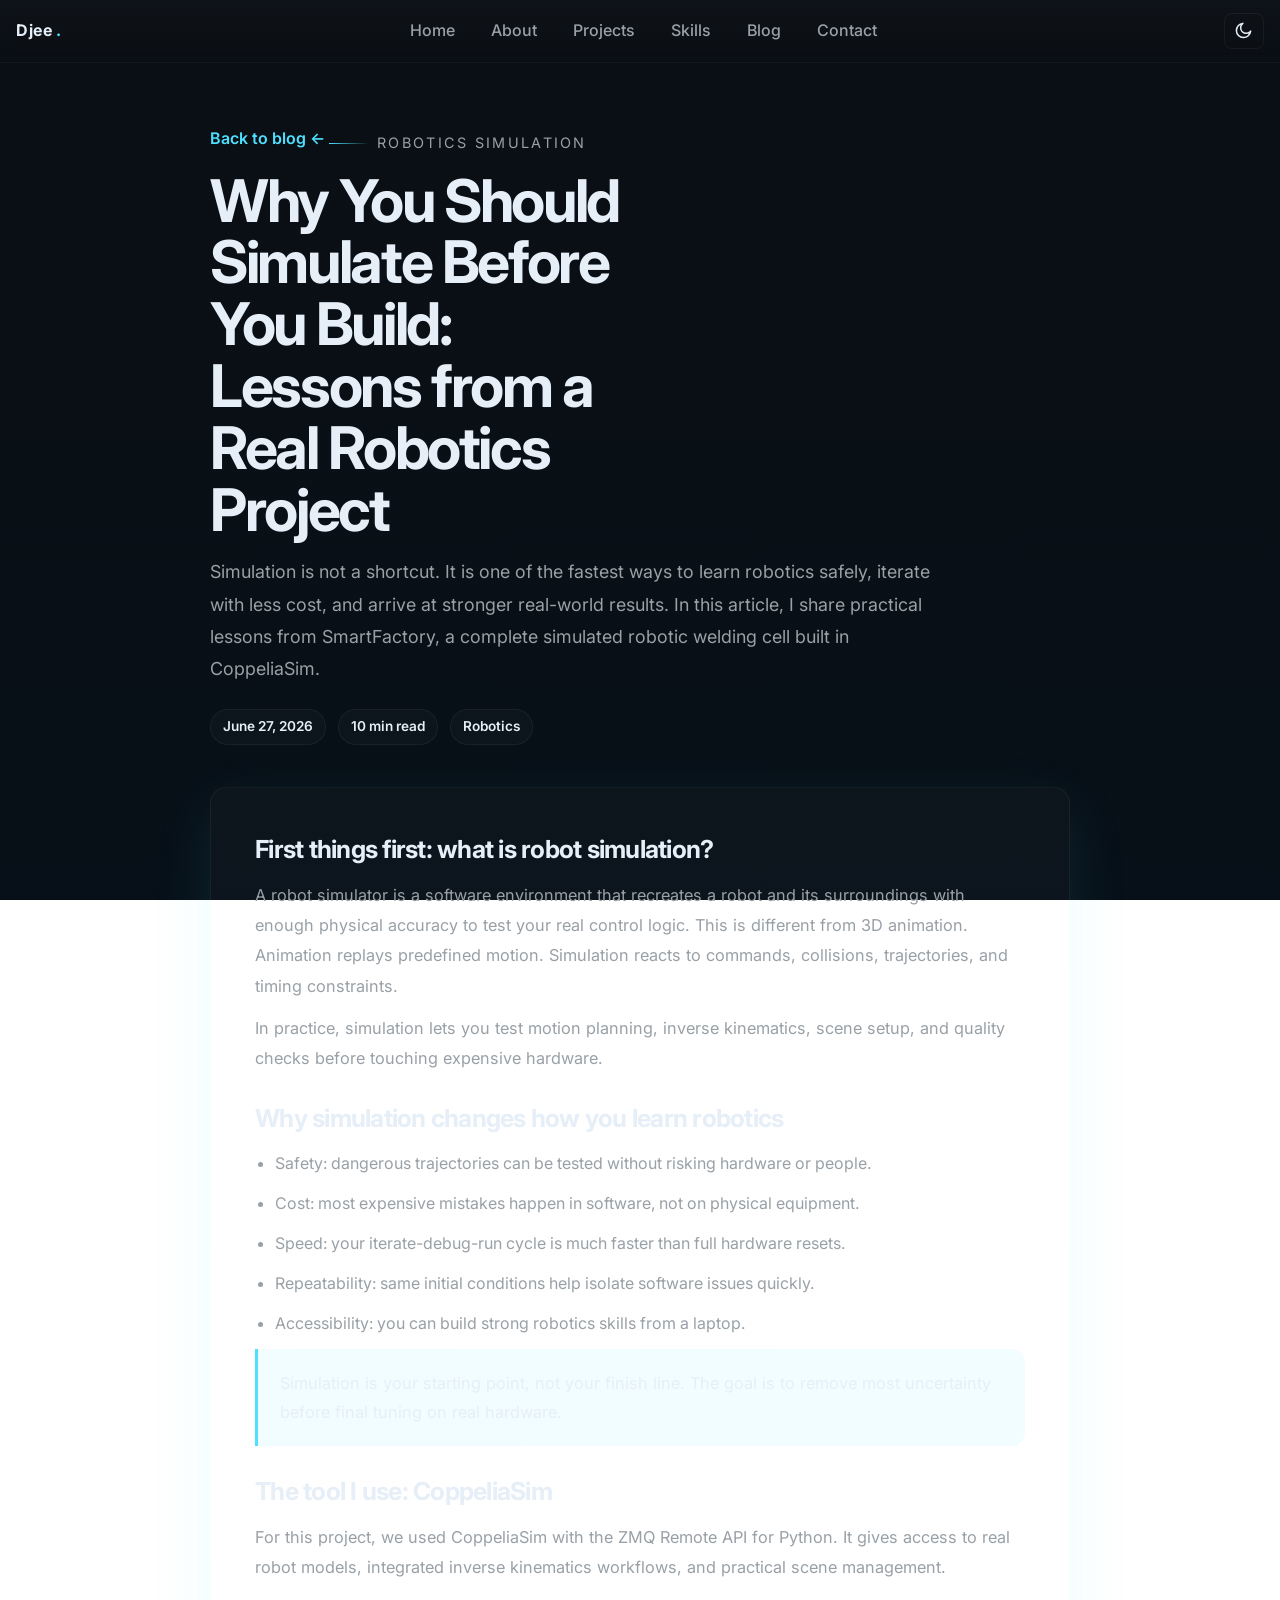
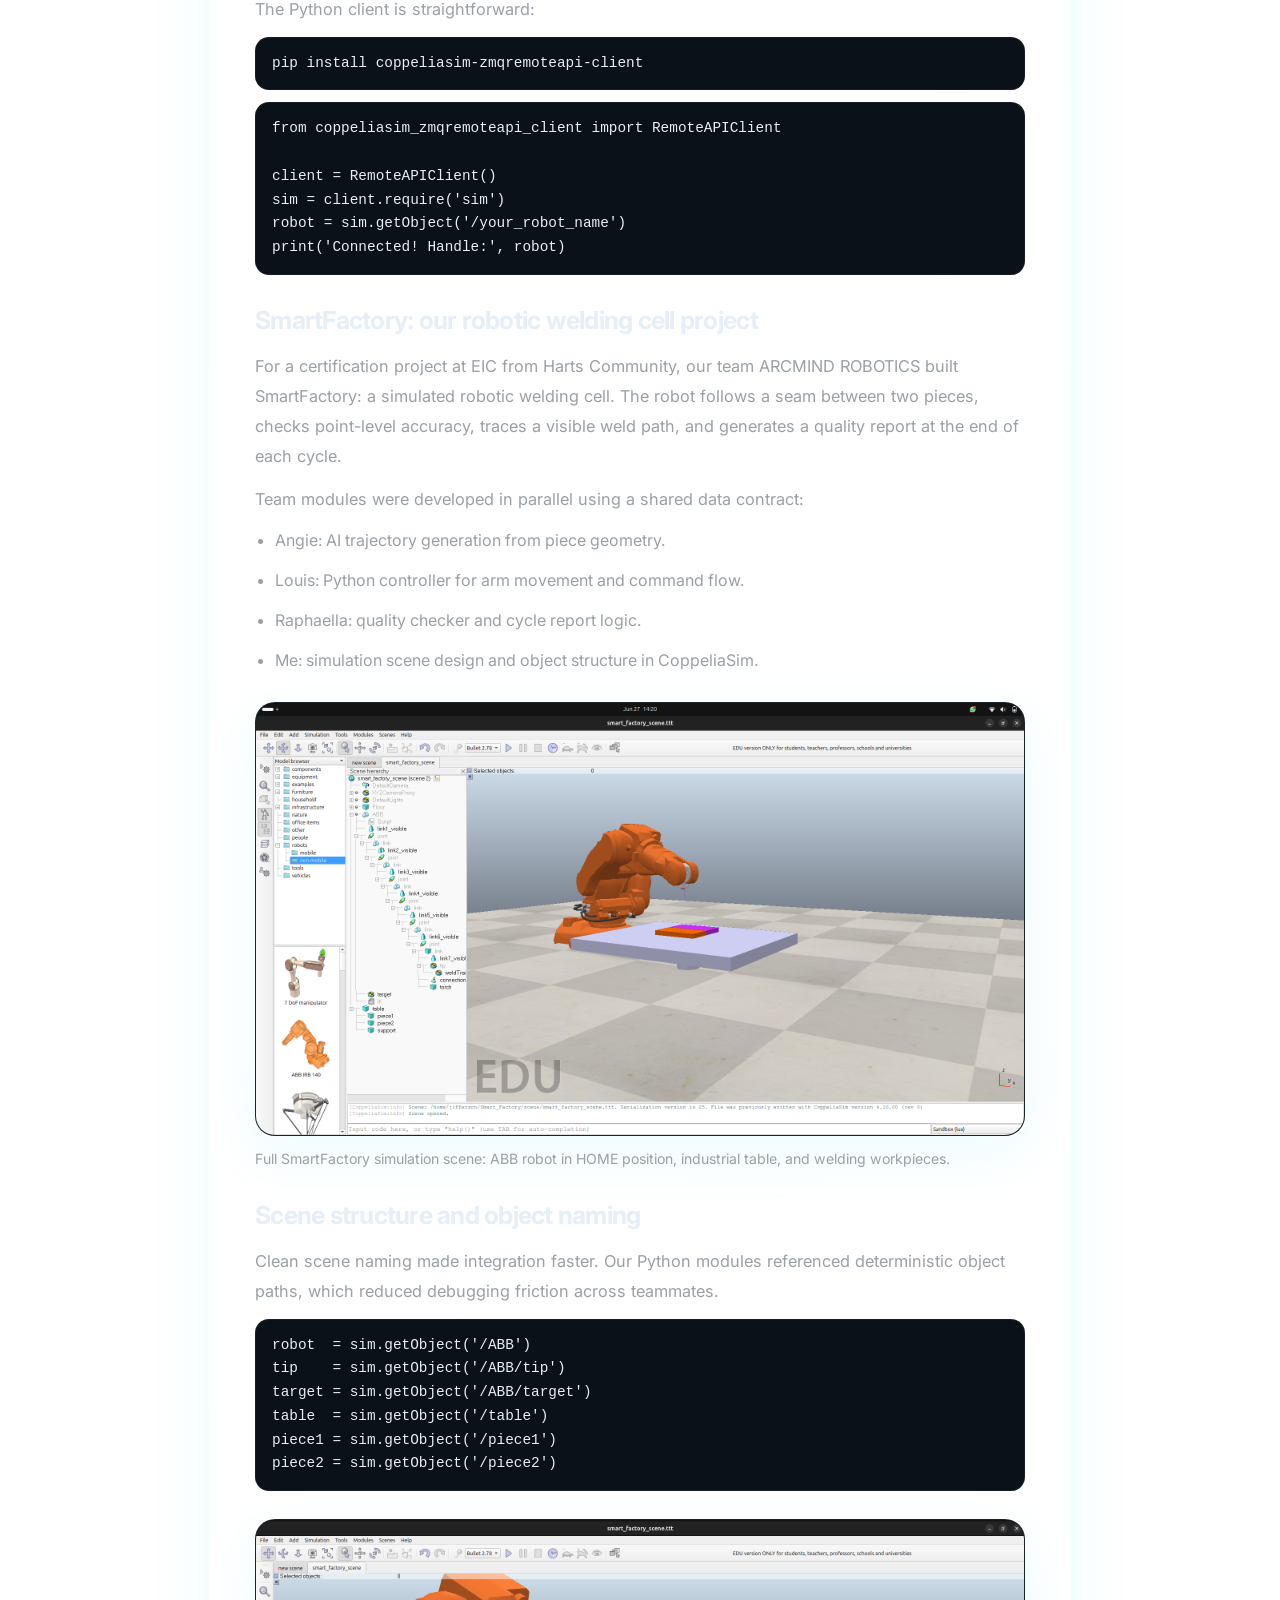
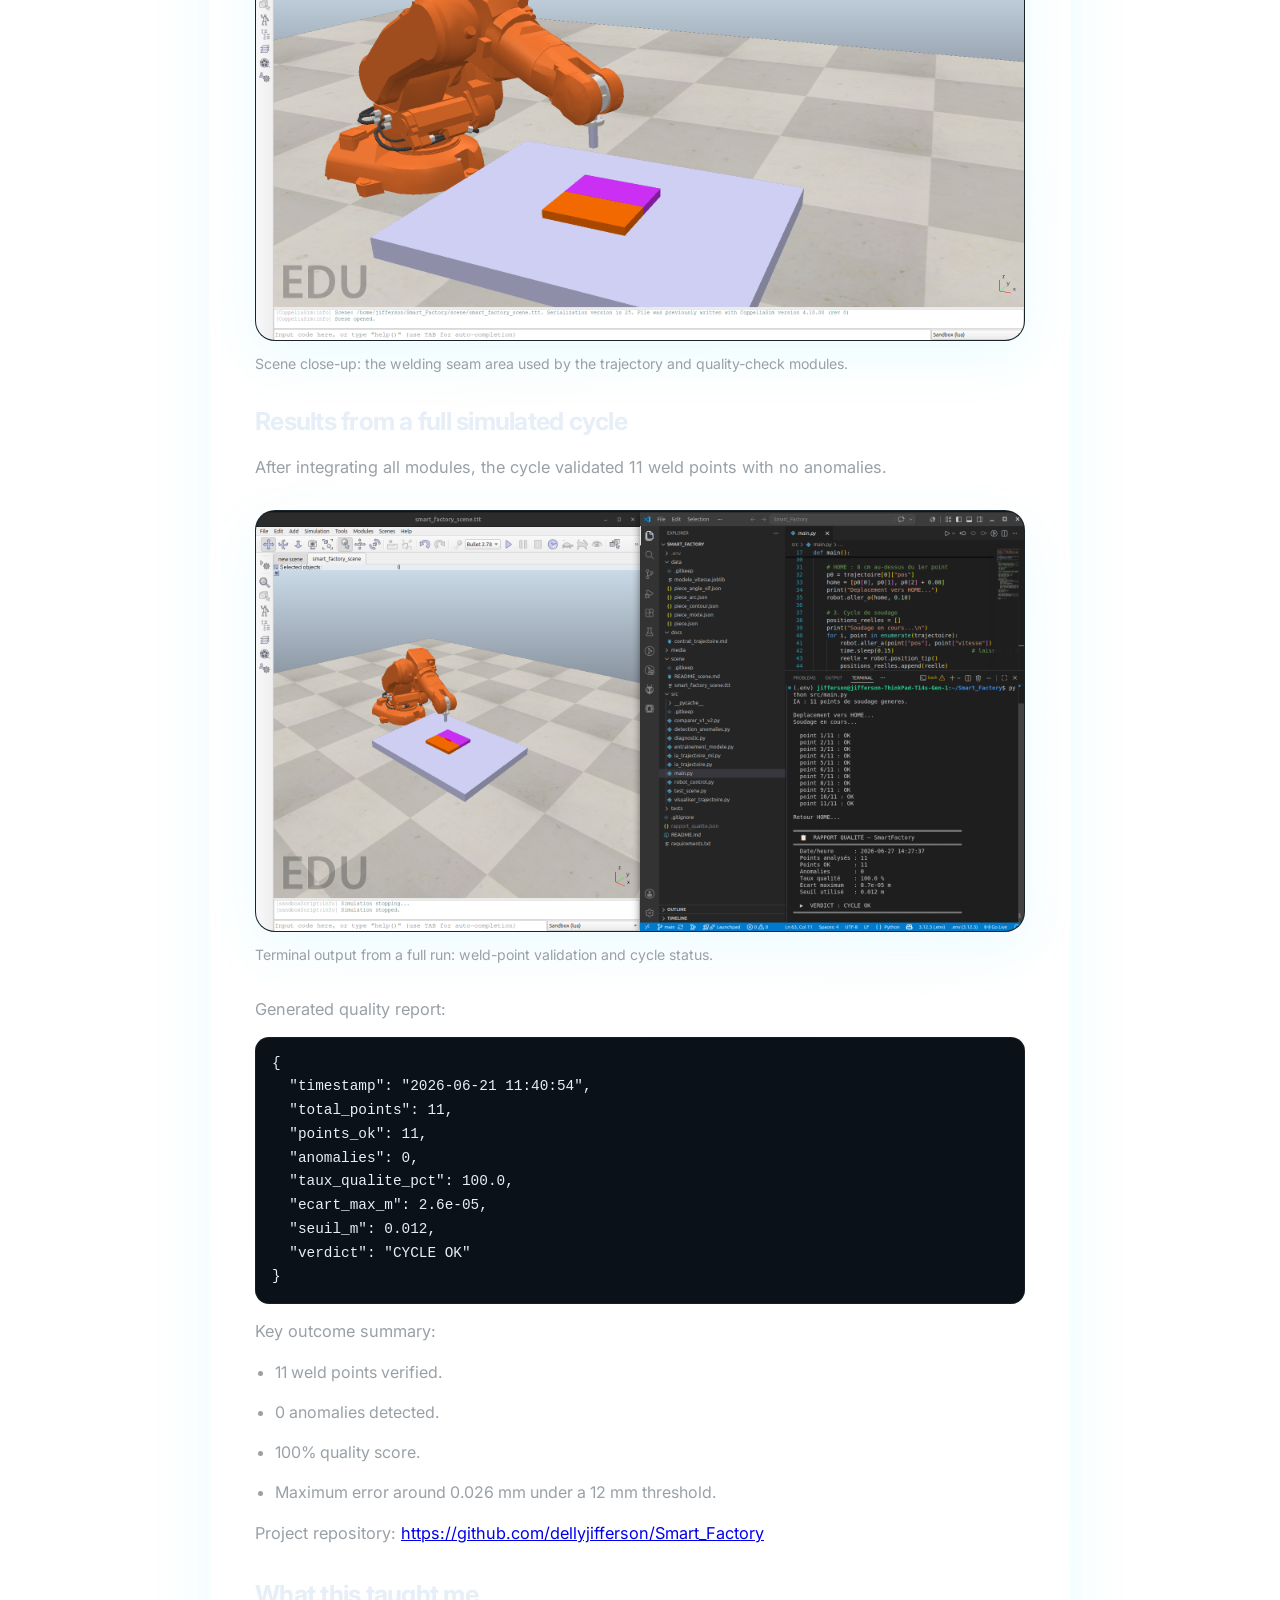
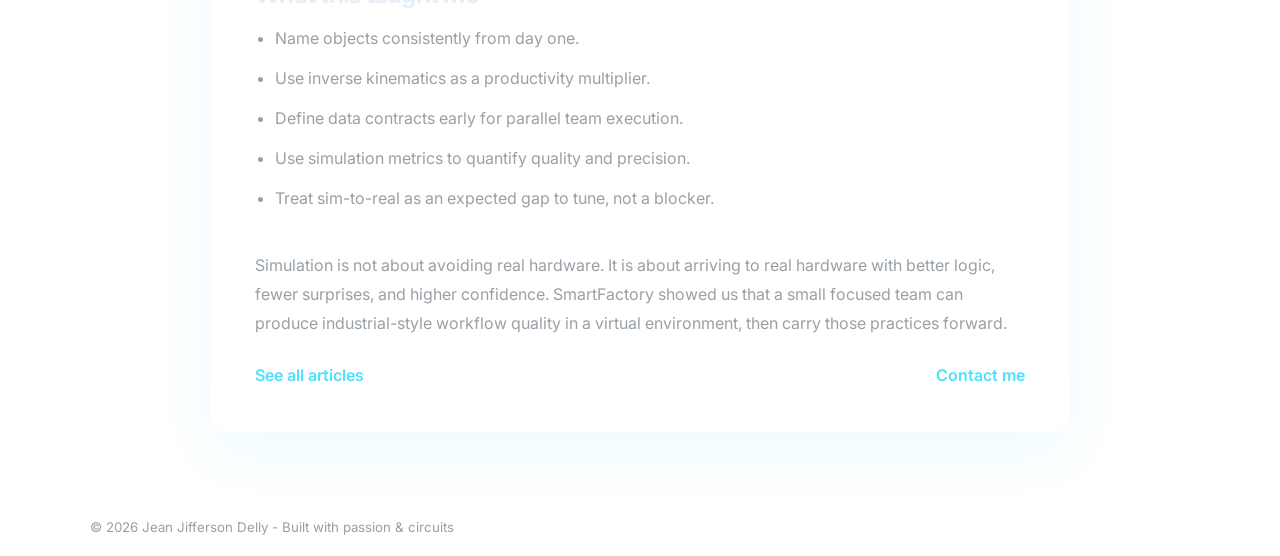
<file: blog/why-simulate-before-build/index.html>
<!doctype html>
<html lang="en-US">

<head>
  <meta charset="utf-8" />
  <meta name="viewport" content="width=device-width,initial-scale=1" />
  <title>Why You Should Simulate Before You Build - Jean Jifferson Delly</title>
  <meta name="description" content="Why robot simulation is a powerful way to learn and build, with lessons from our SmartFactory robotic welding project in CoppeliaSim.">
  <meta name="keywords" content="robotics, simulation, CoppeliaSim, Python, welding cell, SmartFactory, industrial robotics">
  <meta name="author" content="Jean Jifferson Delly">
  <link rel="canonical" href="https://dellyjifferson.engineer/blog/why-simulate-before-build/" />
  <meta property="og:type" content="article">
  <meta property="og:url" content="https://dellyjifferson.engineer/blog/why-simulate-before-build/">
  <meta property="og:title" content="Why You Should Simulate Before You Build">
  <meta property="og:description" content="Lessons from a real robotics project: simulation first, faster learning, safer iteration, and stronger results.">
  <meta property="twitter:card" content="summary_large_image">
  <meta property="twitter:url" content="https://dellyjifferson.engineer/blog/why-simulate-before-build/">
  <meta property="twitter:title" content="Why You Should Simulate Before You Build">
  <meta property="twitter:description" content="Lessons from a real robotics project: simulation first, faster learning, safer iteration, and stronger results.">

  <link rel="stylesheet" href="../../style.css" />
  <link rel="stylesheet" href="../blog.css" />
  <link rel="apple-touch-icon" sizes="180x180" href="../../favicon_io/apple-touch-icon.png">
  <link rel="icon" type="image/png" sizes="32x32" href="../../favicon_io/favicon-32x32.png">
  <link rel="icon" type="image/png" sizes="16x16" href="../../favicon_io/favicon-16x16.png">
  <link rel="manifest" href="../../favicon_io/site.webmanifest">
  <link rel="preconnect" href="https://fonts.gstatic.com" crossorigin>
  <link href="https://fonts.googleapis.com/css2?family=Inter:wght@300;400;600;700;900&display=swap" rel="stylesheet">
</head>

<body>
  <div id="app" class="theme-root">
    <header class="topbar">
      <div class="brand">
        <a href="../../">Djee<span class="dot">.</span></a>
      </div>
      <nav class="nav">
        <button class="nav-close-btn" aria-label="Close menu">&times;</button>
        <a href="../../">Home</a>
        <a href="../../#about">About</a>
        <a href="../../#projects">Projects</a>
        <a href="../../#skills">Skills</a>
        <a href="../">Blog</a>
        <a href="../../#contact">Contact</a>
      </nav>
      <div class="controls">
        <button id="theme-toggle" aria-label="Activate light mode" title="Activate light mode">
          <svg class="theme-icon theme-icon-moon" viewBox="0 0 24 24" aria-hidden="true">
            <path d="M21 12.8A9 9 0 1 1 11.2 3a7 7 0 1 0 9.8 9.8z" fill="none" stroke="currentColor" stroke-width="1.9" stroke-linecap="round" stroke-linejoin="round" />
          </svg>
          <svg class="theme-icon theme-icon-sun" viewBox="0 0 24 24" aria-hidden="true">
            <circle cx="12" cy="12" r="4" fill="none" stroke="currentColor" stroke-width="1.9" />
            <path d="M12 2v3M12 19v3M2 12h3M19 12h3M4.93 4.93l2.12 2.12M16.95 16.95l2.12 2.12M19.07 4.93l-2.12 2.12M7.05 16.95l-2.12 2.12" fill="none" stroke="currentColor" stroke-width="1.9" stroke-linecap="round" />
          </svg>
        </button>
        <button id="menu-toggle" class="hamburger" aria-label="Open menu" aria-expanded="false">
          <span></span><span></span><span></span>
        </button>
      </div>
    </header>

    <main class="article-page">
      <section class="article-hero">
        <div class="container article-hero-inner">
          <a class="article-back-link" href="../">Back to blog <-</a>
          <div class="article-kicker">Robotics simulation</div>
          <h1 class="article-heading">Why You Should Simulate Before You Build: Lessons from a Real Robotics Project</h1>
          <p class="article-intro">
            Simulation is not a shortcut. It is one of the fastest ways to learn robotics safely, iterate with less cost, and arrive at stronger real-world results. In this article, I share practical lessons from SmartFactory, a complete simulated robotic welding cell built in CoppeliaSim.
          </p>
          <div class="article-meta-row" aria-label="Article metadata">
            <span class="article-chip">June 27, 2026</span>
            <span class="article-chip">10 min read</span>
            <span class="article-chip">Robotics</span>
          </div>
        </div>
      </section>

      <section class="article-shell">
        <div class="article-panel">
          <article class="article-content">
            <section class="article-section">
              <h2>First things first: what is robot simulation?</h2>
              <p>
                A robot simulator is a software environment that recreates a robot and its surroundings with enough physical accuracy to test your real control logic. This is different from 3D animation. Animation replays predefined motion. Simulation reacts to commands, collisions, trajectories, and timing constraints.
              </p>
              <p>
                In practice, simulation lets you test motion planning, inverse kinematics, scene setup, and quality checks before touching expensive hardware.
              </p>
            </section>

            <section class="article-section">
              <h2>Why simulation changes how you learn robotics</h2>
              <ul class="article-list">
                <li>Safety: dangerous trajectories can be tested without risking hardware or people.</li>
                <li>Cost: most expensive mistakes happen in software, not on physical equipment.</li>
                <li>Speed: your iterate-debug-run cycle is much faster than full hardware resets.</li>
                <li>Repeatability: same initial conditions help isolate software issues quickly.</li>
                <li>Accessibility: you can build strong robotics skills from a laptop.</li>
              </ul>
              <div class="article-callout">
                <p>
                  Simulation is your starting point, not your finish line. The goal is to remove most uncertainty before final tuning on real hardware.
                </p>
              </div>
            </section>

            <section class="article-section">
              <h2>The tool I use: CoppeliaSim</h2>
              <p>
                For this project, we used CoppeliaSim with the ZMQ Remote API for Python. It gives access to real robot models, integrated inverse kinematics workflows, and practical scene management.
              </p>
              <p>
                The Python client is straightforward:
              </p>
              <pre class="article-code-block"><code>pip install coppeliasim-zmqremoteapi-client</code></pre>
              <pre class="article-code-block"><code>from coppeliasim_zmqremoteapi_client import RemoteAPIClient

client = RemoteAPIClient()
sim = client.require('sim')
robot = sim.getObject('/your_robot_name')
print('Connected! Handle:', robot)</code></pre>
            </section>

            <section class="article-section">
              <h2>SmartFactory: our robotic welding cell project</h2>
              <p>
                For a certification project at EIC from Harts Community, our team ARCMIND ROBOTICS built SmartFactory: a simulated robotic welding cell. The robot follows a seam between two pieces, checks point-level accuracy, traces a visible weld path, and generates a quality report at the end of each cycle.
              </p>
              <p>
                Team modules were developed in parallel using a shared data contract:
              </p>
              <ul class="article-list">
                <li>Angie: AI trajectory generation from piece geometry.</li>
                <li>Louis: Python controller for arm movement and command flow.</li>
                <li>Raphaella: quality checker and cycle report logic.</li>
                <li>Me: simulation scene design and object structure in CoppeliaSim.</li>
              </ul>
            </section>

            <figure class="article-figure">
              <img class="article-feature-image" src="../../images/coppeliaSim_scence.png" alt="Full CoppeliaSim SmartFactory scene with ABB robot, table, and metal plates" />
              <figcaption class="article-figure-caption">
                Full SmartFactory simulation scene: ABB robot in HOME position, industrial table, and welding workpieces.
              </figcaption>
            </figure>

            <section class="article-section">
              <h2>Scene structure and object naming</h2>
              <p>
                Clean scene naming made integration faster. Our Python modules referenced deterministic object paths, which reduced debugging friction across teammates.
              </p>
              <pre class="article-code-block"><code>robot  = sim.getObject('/ABB')
tip    = sim.getObject('/ABB/tip')
target = sim.getObject('/ABB/target')
table  = sim.getObject('/table')
piece1 = sim.getObject('/piece1')
piece2 = sim.getObject('/piece2')</code></pre>
            </section>

            <figure class="article-figure">
              <img class="article-feature-image" src="../../images/coppeliaSim_Closeup_scene.png" alt="Close view of SmartFactory welding pieces and seam path in CoppeliaSim" />
              <figcaption class="article-figure-caption">
                Scene close-up: the welding seam area used by the trajectory and quality-check modules.
              </figcaption>
            </figure>

            <section class="article-section">
              <h2>Results from a full simulated cycle</h2>
              <p>
                After integrating all modules, the cycle validated 11 weld points with no anomalies.
              </p>
            </section>

            <figure class="article-figure">
              <img class="article-feature-image" src="../../images/coppeliaSim_terminal_output.png" alt="Terminal output showing SmartFactory weld point checks and cycle result" />
              <figcaption class="article-figure-caption">
                Terminal output from a full run: weld-point validation and cycle status.
              </figcaption>
            </figure>

            <section class="article-section">
              <p>
                Generated quality report:
              </p>
              <pre class="article-code-block"><code>{
  "timestamp": "2026-06-21 11:40:54",
  "total_points": 11,
  "points_ok": 11,
  "anomalies": 0,
  "taux_qualite_pct": 100.0,
  "ecart_max_m": 2.6e-05,
  "seuil_m": 0.012,
  "verdict": "CYCLE OK"
}</code></pre>
              <p>
                Key outcome summary:
              </p>
              <ul class="article-list">
                <li>11 weld points verified.</li>
                <li>0 anomalies detected.</li>
                <li>100% quality score.</li>
                <li>Maximum error around 0.026 mm under a 12 mm threshold.</li>
              </ul>
              <p>
                Project repository: <a href="https://github.com/dellyjifferson/Smart_Factory" target="_blank" rel="noopener noreferrer">https://github.com/dellyjifferson/Smart_Factory</a>
              </p>
            </section>

            <section class="article-section">
              <h2>What this taught me</h2>
              <ul class="article-list">
                <li>Name objects consistently from day one.</li>
                <li>Use inverse kinematics as a productivity multiplier.</li>
                <li>Define data contracts early for parallel team execution.</li>
                <li>Use simulation metrics to quantify quality and precision.</li>
                <li>Treat sim-to-real as an expected gap to tune, not a blocker.</li>
              </ul>
            </section>

            <section class="article-closer">
              <p>
                Simulation is not about avoiding real hardware. It is about arriving to real hardware with better logic, fewer surprises, and higher confidence. SmartFactory showed us that a small focused team can produce industrial-style workflow quality in a virtual environment, then carry those practices forward.
              </p>
              <div class="article-footer-nav">
                <a href="../">See all articles</a>
                <a href="../../#contact">Contact me</a>
              </div>
            </section>
          </article>
        </div>
      </section>
    </main>

    <footer class="footer">
      <div class="container">
        <small>&copy; <span id="year"></span> Jean Jifferson Delly - Built with passion & circuits</small>
      </div>
    </footer>

    <button id="back-to-top" aria-label="Back to top"></button>
  </div>

  <script src="../../script.js" defer></script>
</body>

</html>
</file>
<file: style.css>
:root {
  --bg: #0b0f14;
  --bg-end: #071018;
  --panel: #0f1720;
  --muted: #99a0a6;
  --text: #e6eef7;
  --accent: #4de0ff;
  --accent-2: #7b61ff;
  --glass: rgba(255, 255, 255, 0.03);
  --border: rgba(255, 255, 255, 0.05);
  --radius: 12px;
  --fw-sans: 'Inter', system-ui, -apple-system, 'Segoe UI', Roboto, 'Helvetica Neue', Arial;
  --fw-mono: 'SF Mono', 'Fira Code', 'Roboto Mono', monospace;
}

:root.light {
  --bg: #f8fafc;
  --bg-end: #ffffff;
  --panel: rgba(255, 255, 255, 0.65);
  --muted: #64748b;
  --text: #0f172a;
  --accent: #2563eb;
  --accent-2: #0891b2;
  --glass: rgba(255, 255, 255, 0.4);
  --border: rgba(0, 0, 0, 0.06);
}

* {
  box-sizing: border-box
}

html,
body {
  height: 100%
}

body {
  margin: 0;
  background: linear-gradient(180deg, var(--bg), var(--bg-end));
  background-attachment: fixed;
  color: var(--text);
  font-family: var(--fw-sans);
  -webkit-font-smoothing: antialiased;
  -moz-osx-font-smoothing: grayscale;
  scroll-behavior: smooth;
  line-height: 1.45;

  /* Tech grid pattern */
  background-image:
    linear-gradient(180deg, var(--bg) 0%, var(--bg-end) 100%),
    radial-gradient(var(--muted) 0.5px, transparent 0.5px);
  background-size: 100% 100%, 24px 24px;
  background-blend-mode: normal, overlay;
}

:root.light body {
  background-blend-mode: normal, multiply;
  /* Better visibility in light mode */
}

/* Topbar */
.topbar {
  position: sticky;
  top: 0;
  z-index: 40;
  display: flex;
  align-items: center;
  justify-content: space-between;
  gap: 1rem;
  padding: 0.8rem 1rem;
  backdrop-filter: blur(6px);
  background: linear-gradient(180deg, rgba(255, 255, 255, 0.02), transparent);
  border-bottom: 1px solid rgba(255, 255, 255, 0.02);
}

.brand a {
  color: var(--text);
  font-weight: 700;
  letter-spacing: 0.6px;
  text-decoration: none;
}

.brand .dot {
  color: var(--accent);
  margin-left: 4px;
}

.nav {
  display: flex;
  gap: 1rem;
  align-items: center;
}

.nav a {
  color: var(--muted);
  text-decoration: none;
  padding: 6px 10px;
  border-radius: 8px;
  font-weight: 500;
}

.nav a:hover {
  color: var(--text);
  background: var(--glass);
}

.nav-close-btn {
  display: none;
}

.controls {
  display: flex;
  gap: .6rem;
  align-items: center;
}

#theme-toggle {
  width: 40px;
  height: 36px;
  display: inline-flex;
  align-items: center;
  justify-content: center;
  background: transparent;
  color: var(--text);
  border: 1px solid var(--border);
  padding: 0;
  border-radius: 8px;
  cursor: pointer;
  transition: border-color 0.2s ease, transform 0.2s ease, box-shadow 0.2s ease;
}

#theme-toggle:hover,
#theme-toggle:focus-visible {
  transform: translateY(-1px);
  border-color: color-mix(in oklab, var(--accent) 45%, transparent);
  box-shadow: 0 8px 20px color-mix(in oklab, var(--accent) 24%, transparent);
  outline: none;
}

.theme-icon {
  width: 19px;
  height: 19px;
  display: block;
}

.theme-icon-sun {
  display: none;
}

:root.light .theme-icon-sun {
  display: block;
}

:root.light .theme-icon-moon {
  display: none;
}

.hamburger {
  display: none;
  width: 40px;
  height: 32px;
  background: transparent;
  border: none;
  cursor: pointer;
}

.hamburger span {
  display: block;
  height: 2px;
  width: 20px;
  background: var(--text);
  margin: 4px 0;
  border-radius: 2px
}

/* Sections */
.section {
  padding: 60px 18px;
}

.container {
  max-width: 1100px;
  margin: 0 auto;
}

/* HERO */
.hero .hero-content {
  display: grid;
  grid-template-columns: 1fr 420px;
  gap: 2rem;
  align-items: center;
  max-width: 1200px;
  margin: 0 auto;
  padding-top: 32px;
}

.name {
  font-size: clamp(1.8rem, 4vw, 2.6rem);
  margin: 0;
  font-weight: 800;
  letter-spacing: -1px;
  color: var(--text);
}

.role {
  color: var(--accent);
  margin-top: 6px;
  font-weight: 600
}

.typewriter {
  margin-top: 14px;
  font-weight: 500;
  color: var(--muted);
  font-size: 1.05rem;
  display: flex;
  align-items: center;
  gap: 8px;
}

.cursor {
  color: var(--accent);
  font-weight: 900;
  animation: blink 1s steps(2, end) infinite;
}

@keyframes blink {
  50% {
    opacity: 0
  }
}

.hero-actions {
  margin-top: 18px;
  display: flex;
  gap: 12px;
}

.btn {
  display: inline-block;
  padding: 10px 16px;
  border-radius: 10px;
  text-decoration: none;
  color: var(--panel);
  background: linear-gradient(90deg, var(--accent), var(--accent-2));
  font-weight: 700;
}

.btn.ghost {
  background: transparent;
  color: var(--text);
  border: 1px solid rgba(255, 255, 255, 0.06)
}

/* device card */
.device-card {
  background: linear-gradient(180deg, rgba(255, 255, 255, 0.02), rgba(255, 255, 255, 0.01));
  border-radius: 14px;
  padding: 20px;
  box-shadow: 0 8px 30px rgba(0, 0, 0, 0.45);
  position: relative;
  overflow: hidden;
  min-height: 220px;
  display: flex;
  align-items: center;
  justify-content: center;
}

.device-card .board-glow {
  position: absolute;
  inset: -30% -20%;
  background: radial-gradient(circle at 20% 20%, rgba(77, 224, 255, 0.12), transparent 10%), radial-gradient(circle at 80% 80%, rgba(123, 97, 255, 0.08), transparent 10%);
  transform: rotate(12deg);
}

.circuit {
  width: 100%;
  height: 100%;
  opacity: 0.95;
  mix-blend-mode: screen;
  pointer-events: none;
}

.minibot-img {
  width: 100%;
  height: 100%;
  object-fit: contain;
}

.device-caption {
  position: absolute;
  bottom: 10px;
  right: 14px;
  font-size: 0.78rem;
  color: var(--muted)
}

/* about */
.about .about-grid {
  display: grid;
  grid-template-columns: 1fr 260px;
  gap: 1.6rem;
  align-items: start;
}

.about ul {
  margin-top: 8px;
  color: var(--muted)
}

/* projects */
.projects-grid {
  display: grid;
  grid-template-columns: repeat(auto-fit, minmax(260px, 1fr));
  gap: 18px;
  margin-top: 18px;
}

.project-card {
  background: var(--panel);
  backdrop-filter: blur(12px);
  border-radius: 12px;
  overflow: hidden;
  display: flex;
  flex-direction: column;
  box-shadow: 0 10px 30px rgba(0, 0, 0, 0.6);
  transition: transform .22s ease, box-shadow .22s ease;
  border: 1px solid var(--border);
}

.project-card:hover {
  transform: translateY(-6px);
  box-shadow: 0 18px 40px rgba(0, 0, 0, 0.7);
}

.pc-media {
  height: 160px;
  background-size: cover;
  background-position: center;
}

.pc-body {
  padding: 14px;
}

.pc-body h3 {
  margin: 0 0 8px 0;
}

.pc-tags {
  display: flex;
  gap: 8px;
  margin-top: 8px;
  font-size: 0.85rem;
  color: var(--muted);
  font-family: var(--fw-mono);
}

.pc-tags span {
  background: var(--glass);
  border: 1px solid var(--border);
  padding: 6px 8px;
  border-radius: 8px;
}

/* skills */
.skills-grid {
  display: grid;
  grid-template-columns: repeat(2, 1fr);
  gap: 12px;
}

/* contact */
.contact-grid {
  display: grid;
  grid-template-columns: 1fr 1fr;
  gap: 24px;
  align-items: start;
}

.contact-icons {
  margin-top: 14px;
  display: grid;
  grid-template-columns: repeat(2, minmax(150px, 1fr));
  gap: 12px;
}

.contact-icon {
  display: flex;
  align-items: center;
  gap: 10px;
  text-decoration: none;
  color: var(--text);
  background: linear-gradient(150deg, var(--glass), transparent);
  border: 1px solid var(--border);
  border-radius: 12px;
  padding: 12px 14px;
  min-height: 52px;
  transition: transform 0.2s ease, border-color 0.2s ease, box-shadow 0.2s ease;
}

.contact-icon svg {
  width: 22px;
  height: 22px;
  flex-shrink: 0;
  color: var(--accent);
}

.contact-icon span {
  font-size: 0.92rem;
  font-weight: 600;
  letter-spacing: 0.2px;
}

.contact-icon:hover,
.contact-icon:focus-visible {
  transform: translateY(-3px);
  border-color: color-mix(in oklab, var(--accent) 45%, transparent);
  box-shadow: 0 10px 24px color-mix(in oklab, var(--accent) 24%, transparent);
  outline: none;
}

.contact-icon.location svg {
  color: var(--accent-2);
}

.contact-icon.whatsapp svg {
  color: #25d366;
}

.contact-icon.instagram svg {
  color: #e4405f;
}

.contact-form {
  display: flex;
  flex-direction: column;
  gap: 10px;
  background: var(--panel);
  padding: 14px;
  border-radius: 12px;
}

.contact-form label {
  display: flex;
  flex-direction: column;
  font-size: 0.9rem;
  color: var(--muted);
}

.contact-form input,
.contact-form textarea {
  margin-top: 6px;
  padding: 10px 12px;
  border-radius: 8px;
  border: 1px solid var(--border);
  background: transparent;
  color: var(--text);
  outline: none;
}

.contact-form input:focus,
.contact-form textarea:focus {
  border-color: var(--accent);
  box-shadow: 0 0 0 2px color-mix(in oklab, var(--accent) 22%, transparent);
}

:root.light .contact-form input,
:root.light .contact-form textarea {
  border-color: rgba(15, 23, 42, 0.22);
  background: rgba(255, 255, 255, 0.75);
}

:root.light .contact-form input::placeholder,
:root.light .contact-form textarea::placeholder {
  color: rgba(51, 65, 85, 0.8);
}

.form-actions {
  display: flex;
  gap: 12px;
  align-items: center;
  margin-top: 6px;
}

#form-status {
  color: var(--accent);
  font-weight: 600;
}

/* footer */
.footer {
  padding: 18px;
  border-top: 1px solid rgba(255, 255, 255, 0.02);
  color: var(--muted);
}

/* Responsiveness */
@media (max-width:980px) {
  .hero .hero-content {
    grid-template-columns: 1fr;
  }

  .about .about-grid {
    grid-template-columns: 1fr;
  }

  .contact-grid {
    grid-template-columns: 1fr;
  }

  .contact-icons {
    grid-template-columns: 1fr;
  }

  /* Nav becomes a full-screen overlay */
  .nav {
    display: flex;
    position: fixed;
    inset: 0;
    z-index: 100;
    flex-direction: column;
    justify-content: center;
    align-items: center;
    background: rgba(11, 15, 20, 0.95);
    backdrop-filter: blur(12px);
    gap: 2rem;
    transform: translateY(-100%);
    transition: transform 0.4s cubic-bezier(0.16, 1, 0.3, 1), visibility 0s 0.4s;
    visibility: hidden;
    pointer-events: none;
  }

  /* When active (added via JS) */
  .nav.active {
    transform: translateY(0);
    visibility: visible;
    pointer-events: auto;
    transition: transform 0.4s cubic-bezier(0.16, 1, 0.3, 1), visibility 0s;
  }

  .nav a {
    font-size: 1.5rem;
    color: var(--text);
    width: 100%;
    text-align: center;
    padding: 1rem;
  }

  .nav a:hover {
    background: rgba(255, 255, 255, 0.05);
    color: var(--accent);
  }

  /* Hamburger visible on mobile */
  .hamburger {
    display: block;
    z-index: 101;
    /* Ensure above other elements if needed, though nav is z-100 */
    transition: opacity 0.2s ease;
  }

  .hamburger[aria-expanded="true"] {
    opacity: 0;
    pointer-events: none;
  }

  /* Close button inside nav */
  .nav-close-btn {
    display: block;
    position: absolute;
    top: 24px;
    right: 24px;
    background: transparent;
    border: none;
    color: var(--text);
    font-size: 2.5rem;
    cursor: pointer;
    line-height: 1;
  }

  /* Content blur effect */
  body.menu-open main,
  body.menu-open .footer {
    filter: blur(8px);
    transition: filter 0.4s ease;
  }

  main,
  .footer {
    transition: filter 0.4s ease;
  }
}

/* Back to Top Button */
#back-to-top {
  position: fixed;
  bottom: 24px;
  right: 24px;
  width: 44px;
  height: 44px;
  border-radius: 50%;
  background: var(--panel);
  border: 1px solid rgba(255, 255, 255, 0.05);
  color: var(--accent);
  display: flex;
  align-items: center;
  justify-content: center;
  cursor: pointer;
  opacity: 0;
  visibility: hidden;
  transform: translateY(10px);
  transition: all 0.3s ease;
  z-index: 90;
  box-shadow: 0 4px 12px rgba(0, 0, 0, 0.3);
}

#back-to-top.visible {
  opacity: 1;
  visibility: visible;
  transform: translateY(0);
}

#back-to-top:hover {
  background: var(--accent);
  color: var(--bg);
  transform: translateY(-4px);
  box-shadow: 0 8px 20px rgba(77, 224, 255, 0.25);
}

#back-to-top svg {
  width: 20px;
  height: 20px;
}
</file>
<file: blog/blog.css>
/* Blog-specific styles */

/* Blog Hero Section */
.blog-hero {
  padding: 60px 0;
  text-align: center;
}

.blog-title {
  font-size: 3.2rem;
  font-weight: 900;
  letter-spacing: -1.2px;
  margin: 0 0 16px 0;
  background: linear-gradient(120deg, var(--accent), var(--accent-2));
  -webkit-background-clip: text;
  -webkit-text-fill-color: transparent;
  background-clip: text;
}

.blog-subtitle {
  font-size: 1.2rem;
  color: var(--muted);
  margin: 0;
  font-weight: 400;
  letter-spacing: 0.3px;
}

/* Articles Grid */
.blog-articles {
  padding: 40px 0;
}

.articles-grid {
  display: grid;
  grid-template-columns: repeat(auto-fill, minmax(300px, 1fr));
  gap: 20px;
}

/* Article Card */
.article-card {
  display: flex;
  flex-direction: column;
  text-decoration: none;
  color: var(--text);
  background: linear-gradient(150deg, var(--glass), transparent);
  border: 1px solid var(--border);
  border-radius: var(--radius);
  padding: 24px;
  transition: all 0.3s ease;
  cursor: pointer;
  min-height: 240px;
  position: relative;
  overflow: hidden;
}

.article-card::before {
  content: '';
  position: absolute;
  top: 0;
  left: 0;
  right: 0;
  height: 3px;
  background: linear-gradient(90deg, var(--accent), var(--accent-2));
  transform: scaleX(0);
  transform-origin: left;
  transition: transform 0.3s ease;
}

.article-card:hover,
.article-card:focus-visible {
  transform: translateY(-6px);
  border-color: color-mix(in oklab, var(--accent) 45%, transparent);
  box-shadow: 0 12px 32px color-mix(in oklab, var(--accent) 20%, transparent);
  outline: none;
}

.article-card:hover::before,
.article-card:focus-visible::before {
  transform: scaleX(1);
}

.article-meta {
  display: flex;
  align-items: center;
  justify-content: space-between;
  margin-bottom: 12px;
  font-size: 0.85rem;
}

.article-date {
  color: var(--muted);
  font-weight: 500;
  letter-spacing: 0.3px;
}

.article-category {
  display: inline-block;
  background: color-mix(in oklab, var(--accent) 20%, transparent);
  color: var(--accent);
  padding: 4px 10px;
  border-radius: 6px;
  font-size: 0.75rem;
  font-weight: 600;
  letter-spacing: 0.5px;
  text-transform: uppercase;
}

.article-title {
  font-size: 1.3rem;
  font-weight: 700;
  margin: 0 0 12px 0;
  line-height: 1.3;
  letter-spacing: -0.5px;
}

.article-excerpt {
  font-size: 0.95rem;
  color: var(--muted);
  margin: 0 0 auto 0;
  line-height: 1.5;
  flex-grow: 1;
}

.article-footer {
  display: flex;
  align-items: center;
  justify-content: space-between;
  margin-top: 16px;
  padding-top: 16px;
  border-top: 1px solid var(--border);
  font-size: 0.85rem;
}

.article-read-time {
  color: var(--muted);
}

.article-arrow {
  color: var(--accent);
  font-weight: 600;
  transition: transform 0.3s ease;
}

.article-card:hover .article-arrow,
.article-card:focus-visible .article-arrow {
  transform: translateX(4px);
}

/* Article Page */
.article-page {
  padding-top: 28px;
}

.article-hero {
  padding: 36px 0 24px;
}

.article-hero-inner {
  max-width: 860px;
  margin: 0 auto;
}

.article-back-link {
  display: inline-flex;
  align-items: center;
  gap: 8px;
  color: var(--accent);
  text-decoration: none;
  font-weight: 600;
  margin-bottom: 18px;
}

.article-back-link:hover,
.article-back-link:focus-visible {
  color: var(--accent-2);
  outline: none;
}

.article-kicker {
  display: inline-flex;
  align-items: center;
  gap: 8px;
  margin-bottom: 16px;
  color: var(--muted);
  font-size: 0.9rem;
  text-transform: uppercase;
  letter-spacing: 0.16em;
}

.article-kicker::before {
  content: '';
  width: 40px;
  height: 1px;
  background: linear-gradient(90deg, var(--accent), transparent);
}

.article-heading {
  font-size: clamp(2.2rem, 4.6vw, 4rem);
  line-height: 1.05;
  letter-spacing: -0.04em;
  margin: 0 0 16px;
  max-width: 12ch;
}

.article-intro {
  font-size: 1.12rem;
  line-height: 1.8;
  color: var(--muted);
  max-width: 68ch;
  margin: 0;
}

.article-meta-row {
  display: flex;
  gap: 12px;
  flex-wrap: wrap;
  margin-top: 24px;
}

.article-chip {
  display: inline-flex;
  align-items: center;
  padding: 7px 12px;
  border: 1px solid var(--border);
  border-radius: 999px;
  background: color-mix(in oklab, var(--glass) 70%, transparent);
  color: var(--text);
  font-size: 0.85rem;
  font-weight: 600;
}

.article-shell {
  padding: 18px 0 64px;
}

.article-panel {
  max-width: 860px;
  margin: 0 auto;
  padding: clamp(24px, 4vw, 44px);
  background: linear-gradient(160deg, color-mix(in oklab, var(--glass) 82%, transparent), transparent);
  border: 1px solid var(--border);
  border-radius: calc(var(--radius) + 4px);
  box-shadow: 0 20px 60px color-mix(in oklab, var(--accent) 10%, transparent);
}

.article-content {
  display: grid;
  gap: 28px;
}

.article-figure {
  margin: 0;
  display: grid;
  gap: 12px;
}

.article-feature-image {
  width: 100%;
  display: block;
  border-radius: 20px;
  border: 1px solid var(--border);
  background: var(--panel);
  box-shadow: 0 18px 50px color-mix(in oklab, var(--accent) 10%, transparent);
}

.article-figure-caption {
  color: var(--muted);
  font-size: 0.88rem;
  line-height: 1.6;
}

.certificate-card {
  display: grid;
  grid-template-columns: minmax(0, 1fr) 170px;
  gap: 20px;
  padding: 24px;
  border-radius: 22px;
  border: 1px solid color-mix(in oklab, var(--accent) 18%, var(--border));
  background:
    linear-gradient(180deg, rgba(215, 239, 248, 0.85), rgba(234, 246, 251, 0.92)),
    linear-gradient(135deg, color-mix(in oklab, var(--accent) 8%, transparent), transparent);
  color: #1e293b;
  box-shadow: 0 18px 50px color-mix(in oklab, var(--accent) 10%, transparent);
}

.certificate-body {
  display: grid;
  gap: 14px;
  align-content: start;
}

.certificate-name {
  margin: 0;
  font-size: clamp(1.8rem, 3vw, 2.8rem);
  line-height: 1.05;
  letter-spacing: -0.04em;
  font-weight: 800;
  color: #1f2937;
}

.certificate-detail {
  margin: 0;
  font-size: 1rem;
  line-height: 1.6;
  color: #475569;
}

.certificate-label-row {
  display: flex;
  flex-wrap: wrap;
  gap: 10px;
  align-items: center;
}

.certificate-pill {
  display: inline-flex;
  align-items: center;
  padding: 7px 12px;
  border-radius: 999px;
  background: rgba(255, 255, 255, 0.72);
  border: 1px solid rgba(15, 23, 42, 0.08);
  color: #334155;
  font-size: 0.82rem;
  font-weight: 700;
  letter-spacing: 0.04em;
  text-transform: uppercase;
}

.certificate-stats {
  display: grid;
  gap: 14px;
  align-content: start;
}

.certificate-qr {
  aspect-ratio: 1;
  width: min(100%, 150px);
  justify-self: end;
  border-radius: 8px;
  background:
    linear-gradient(90deg, transparent 46%, rgba(15, 23, 42, 0.95) 46%, rgba(15, 23, 42, 0.95) 54%, transparent 54%),
    linear-gradient(0deg, transparent 46%, rgba(15, 23, 42, 0.95) 46%, rgba(15, 23, 42, 0.95) 54%, transparent 54%),
    linear-gradient(45deg, rgba(15, 23, 42, 0.95) 25%, transparent 25%),
    linear-gradient(135deg, rgba(15, 23, 42, 0.95) 25%, transparent 25%),
    linear-gradient(225deg, rgba(15, 23, 42, 0.95) 25%, transparent 25%),
    linear-gradient(315deg, rgba(15, 23, 42, 0.95) 25%, transparent 25%),
    #fff;
  background-size: 18px 18px, 18px 18px, 28px 28px, 28px 28px, 28px 28px, 28px 28px, 100% 100%;
  background-position: center center;
  border: 2px solid rgba(15, 23, 42, 0.14);
  box-shadow: inset 0 0 0 8px rgba(255, 255, 255, 0.65);
}

.certificate-qr-label {
  justify-self: end;
  margin: 0;
  font-size: 0.95rem;
  font-weight: 700;
  color: #475569;
}

.certificate-score {
  display: grid;
  grid-template-columns: minmax(0, 1fr) auto;
  gap: 14px;
  align-items: center;
  padding: 16px 18px;
  border: 1px solid rgba(15, 23, 42, 0.2);
  border-radius: 18px;
  background: rgba(255, 255, 255, 0.8);
}

.certificate-score-copy {
  display: grid;
  gap: 6px;
}

.certificate-score-title {
  margin: 0;
  font-size: 1rem;
  font-weight: 800;
  color: #1e293b;
}

.certificate-score-note {
  margin: 0;
  font-size: 0.9rem;
  line-height: 1.55;
  color: #64748b;
}

.certificate-score-value {
  margin: 0;
  padding-left: 14px;
  border-left: 2px solid rgba(30, 41, 59, 0.28);
  font-size: clamp(2.5rem, 5vw, 3.5rem);
  font-weight: 900;
  letter-spacing: -0.05em;
  line-height: 1;
  color: #0f274f;
}

.certificate-hours {
  display: grid;
  grid-template-columns: minmax(0, 1fr) auto;
  gap: 14px;
  align-items: center;
  padding: 16px 18px;
  border: 1px solid rgba(15, 23, 42, 0.2);
  border-radius: 18px;
  background: rgba(255, 255, 255, 0.8);
}

.certificate-hours-copy {
  display: grid;
  gap: 6px;
}

.certificate-hours-title {
  margin: 0;
  font-size: 1rem;
  font-weight: 800;
  color: #1e293b;
}

.certificate-hours-note {
  margin: 0;
  font-size: 0.9rem;
  line-height: 1.55;
  color: #64748b;
}

.certificate-hours-value {
  margin: 0;
  padding-left: 14px;
  border-left: 2px solid rgba(30, 41, 59, 0.28);
  font-size: clamp(2rem, 4vw, 3rem);
  font-weight: 900;
  letter-spacing: -0.05em;
  line-height: 1;
  color: #0f274f;
}

.article-aside-note {
  margin: 0;
  padding: 16px 18px;
  border-radius: 16px;
  background: color-mix(in oklab, var(--accent) 8%, transparent);
  border: 1px solid color-mix(in oklab, var(--accent) 20%, transparent);
  color: var(--text);
  line-height: 1.7;
}

.article-section {
  display: grid;
  gap: 12px;
}

.article-section h2 {
  margin: 0;
  font-size: 1.55rem;
  letter-spacing: -0.03em;
}

.article-section p {
  margin: 0;
  color: var(--muted);
  line-height: 1.85;
  font-size: 1.02rem;
}

.article-list {
  margin: 0;
  padding-left: 20px;
  display: grid;
  gap: 12px;
  color: var(--muted);
}

.article-list li {
  line-height: 1.75;
}

.article-code-block {
  margin: 0;
  padding: 14px 16px;
  border-radius: 14px;
  border: 1px solid var(--border);
  background: color-mix(in oklab, var(--panel) 86%, black 14%);
  color: var(--text);
  overflow-x: auto;
}

.article-code-block code {
  font-family: var(--fw-mono);
  font-size: 0.9rem;
  line-height: 1.65;
  white-space: pre;
}

.article-callout {
  padding: 20px 22px;
  border-left: 3px solid var(--accent);
  background: color-mix(in oklab, var(--accent) 8%, transparent);
  border-radius: 0 14px 14px 0;
  color: var(--text);
}

.article-callout p {
  margin: 0;
  color: var(--text);
  line-height: 1.75;
}

.article-closer {
  padding-top: 10px;
  border-top: 1px solid var(--border);
}

.article-closer p {
  margin: 0;
  color: var(--muted);
  line-height: 1.8;
}

.article-footer-nav {
  margin-top: 26px;
  display: flex;
  justify-content: space-between;
  gap: 16px;
  flex-wrap: wrap;
}

.article-footer-nav a {
  color: var(--accent);
  text-decoration: none;
  font-weight: 600;
}

.article-footer-nav a:hover,
.article-footer-nav a:focus-visible {
  color: var(--accent-2);
  outline: none;
}

/* Empty State */
.no-articles {
  grid-column: 1 / -1;
  display: flex;
  flex-direction: column;
  align-items: center;
  justify-content: center;
  padding: 80px 20px;
  text-align: center;
  background: linear-gradient(150deg, var(--glass), transparent);
  border: 1px dashed var(--border);
  border-radius: var(--radius);
}

.empty-icon {
  width: 64px;
  height: 64px;
  color: var(--muted);
  margin-bottom: 24px;
  opacity: 0.6;
}

.no-articles h3 {
  font-size: 1.6rem;
  font-weight: 700;
  margin: 0 0 8px 0;
  color: var(--text);
}

.no-articles p {
  font-size: 1rem;
  color: var(--muted);
  margin: 0;
  letter-spacing: 0.3px;
}

/* Blog CTA Section */
.blog-cta {
  padding: 60px 0;
  margin-top: 40px;
}

.cta-card {
  background: linear-gradient(135deg, 
    color-mix(in oklab, var(--accent) 15%, transparent),
    color-mix(in oklab, var(--accent-2) 10%, transparent)
  );
  border: 1px solid var(--border);
  border-radius: var(--radius);
  padding: 48px;
  text-align: center;
  max-width: 600px;
  margin: 0 auto;
}

.cta-card h2 {
  font-size: 2rem;
  font-weight: 700;
  margin: 0 0 12px 0;
  letter-spacing: -0.5px;
}

.cta-card > p {
  font-size: 1.05rem;
  color: var(--muted);
  margin: 0 0 24px 0;
  line-height: 1.5;
}

.cta-input-group {
  display: flex;
  gap: 10px;
  margin-bottom: 16px;
  flex-wrap: wrap;
  justify-content: center;
}

.cta-input-group input {
  flex: 1;
  min-width: 240px;
  padding: 12px 16px;
  border: 1px solid var(--border);
  background: color-mix(in oklab, var(--panel) 80%, transparent);
  border-radius: 8px;
  color: var(--text);
  font-family: var(--fw-sans);
  font-size: 0.95rem;
  transition: all 0.2s ease;
}

.cta-input-group input:focus {
  outline: none;
  border-color: var(--accent);
  box-shadow: 0 0 0 3px color-mix(in oklab, var(--accent) 15%, transparent);
  background: color-mix(in oklab, var(--panel) 90%, transparent);
}

.cta-input-group button {
  white-space: nowrap;
}

.cta-note {
  font-size: 0.85rem;
  color: var(--muted);
  margin: 0;
  letter-spacing: 0.3px;
}

.cta-note a {
  color: var(--accent);
  text-decoration: none;
  font-weight: 600;
  transition: color 0.2s ease;
}

.cta-note a:hover {
  color: var(--accent-2);
  text-decoration: underline;
}

/* Responsive */
@media (max-width: 768px) {
  .blog-hero {
    padding: 40px 0;
  }

  .blog-title {
    font-size: 2.2rem;
  }

  .blog-subtitle {
    font-size: 1rem;
  }

  .articles-grid {
    grid-template-columns: 1fr;
    gap: 16px;
  }

  .cta-card {
    padding: 32px;
    margin: 0 auto;
  }

  .cta-input-group {
    flex-direction: column;
  }

  .cta-input-group input {
    min-width: 100%;
  }

  .no-articles {
    padding: 60px 20px;
  }

  .empty-icon {
    width: 48px;
    height: 48px;
  }

  .no-articles h3 {
    font-size: 1.3rem;
  }
}

@media (max-width: 480px) {
  .blog-title {
    font-size: 1.8rem;
  }

  .cta-card {
    padding: 24px;
  }

  .cta-card h2 {
    font-size: 1.5rem;
  }

  .article-title {
    font-size: 1.1rem;
  }

  .article-hero {
    padding-top: 24px;
    padding-inline: 18px;
  }

  .article-shell {
    padding-inline: 18px;
    padding-bottom: 56px;
  }

  .article-panel {
    padding: 20px;
  }

  .article-heading {
    max-width: none;
  }

  .certificate-card,
  .certificate-score,
  .certificate-hours {
    grid-template-columns: 1fr;
  }

  .certificate-qr,
  .certificate-qr-label {
    justify-self: start;
  }

  .certificate-score-value,
  .certificate-hours-value {
    padding-left: 0;
    border-left: 0;
  }
}
</file>
